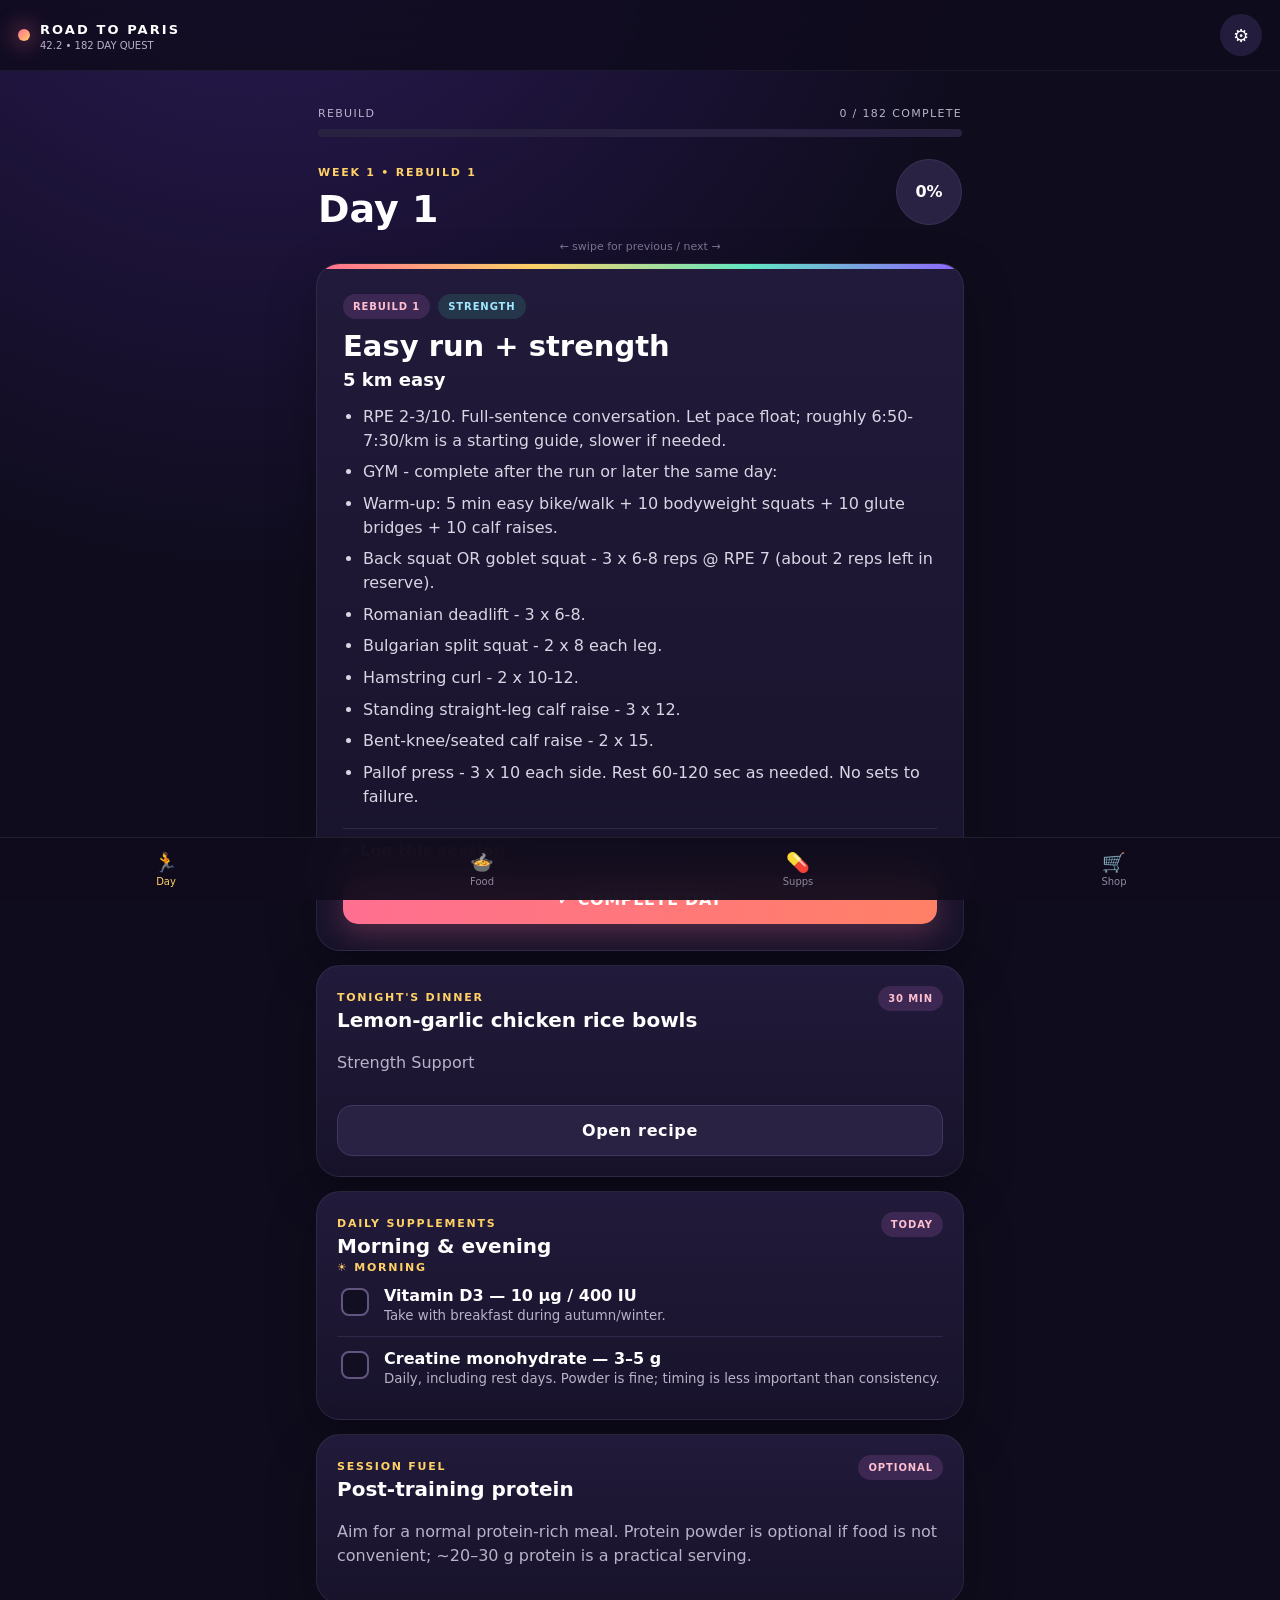
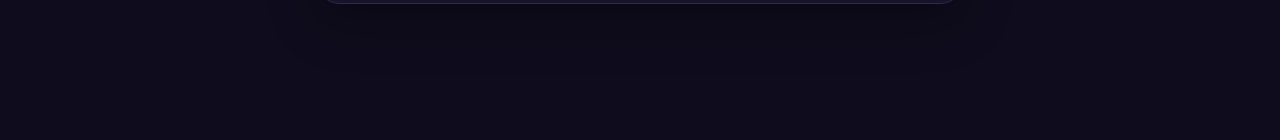
<file: index.html>
<!doctype html>
<html lang="en">
<head>
<meta charset="utf-8" />
<meta name="viewport" content="width=device-width,initial-scale=1,viewport-fit=cover" />
<meta name="theme-color" content="#17122b" />
<meta name="apple-mobile-web-app-capable" content="yes" />
<meta name="apple-mobile-web-app-status-bar-style" content="black-translucent" />
<link rel="manifest" href="manifest.webmanifest" />
<link rel="apple-touch-icon" href="icon-192.png" />
<link rel="stylesheet" href="styles.css" />
<title>Road to Paris 42.2</title>
</head>
<body>
<div id="app">
  <header class="topbar">
    <div class="brand"><span class="brand-dot"></span><div><strong>ROAD TO PARIS</strong><small>42.2 • 182 DAY QUEST</small></div></div>
    <button class="iconbtn" id="settingsBtn" aria-label="Settings">⚙</button>
  </header>

  <main>
    <section id="todayView" class="view active">
      <div class="hero">
        <div class="progress-top"><span id="phaseText">REBUILD</span><span id="progressText">0 / 182</span></div>
        <div class="progress-track"><div id="progressBar" class="progress-bar"></div></div>
        <div class="hero-row"><div><p class="eyebrow" id="weekText">WEEK 1</p><h1 id="dayHeadline">Day 1</h1></div><div class="badge" id="percentBadge">0%</div></div>
      </div>

      <div class="swipe-hint">← swipe for previous / next →</div>
      <article class="day-card" id="dayCard">
        <div class="card-accent"></div>
        <div class="chips"><span class="chip" id="focusChip"></span><span class="chip soft" id="typeChip"></span></div>
        <h2 id="trainTitle"></h2>
        <p class="summary" id="trainSummary"></p>
        <ul id="trainBullets" class="steps"></ul>

        <details class="logbox">
          <summary>Log this session</summary>
          <div class="loggrid">
            <label>Time<input id="logTime" placeholder="e.g. 38:20" /></label>
            <label>Distance<input id="logDistance" placeholder="e.g. 5.1 km" /></label>
            <label>Avg HR<input id="logHr" inputmode="numeric" placeholder="bpm" /></label>
            <label>RPE<input id="logRpe" inputmode="numeric" placeholder="1–10" /></label>
          </div>
          <label>Notes<textarea id="logNotes" rows="3" placeholder="How did it feel?"></textarea></label>
        </details>

        <button id="completeBtn" class="complete-btn">✓ COMPLETE DAY</button>
      </article>

      <article class="mini-card recipe-preview" id="recipePreview">
        <div class="mini-head"><div><span class="kicker">TONIGHT'S DINNER</span><h3 id="recipeTitle"></h3></div><span id="recipeTime" class="timepill"></span></div>
        <p id="recipeRole" class="muted"></p>
        <button id="openRecipe" class="secondary-btn">Open recipe</button>
      </article>

      <article class="mini-card supplements-card">
        <div class="mini-head"><div><span class="kicker">DAILY SUPPLEMENTS</span><h3>Morning & evening</h3></div><span class="timepill">TODAY</span></div>
        <div id="todaySupplements"></div>
      </article>

      <article class="mini-card" id="fuelCard" hidden>
        <div class="mini-head"><div><span class="kicker">SESSION FUEL</span><h3 id="fuelTitle"></h3></div><span class="timepill">OPTIONAL</span></div>
        <p id="fuelText" class="muted"></p>
      </article>
    </section>

    <section id="foodView" class="view">
      <div class="page-head"><p class="eyebrow">FOOD</p><h1>Dinner fuel</h1><p>Four-week rotation matched to the training rhythm.</p></div>
      <div id="foodList" class="stack"></div>
    </section>

    <section id="suppView" class="view">
      <div class="page-head"><p class="eyebrow">SUPPLEMENTS</p><h1>Your routine</h1><p>Tick it off daily. Add your own morning or evening items.</p></div>
      <div class="slot-card"><h3>☀️ Morning</h3><div id="morningList"></div></div>
      <div class="slot-card"><h3>🌙 Evening</h3><div id="eveningList"></div></div>
      <button id="addSuppBtn" class="complete-btn">＋ ADD SUPPLEMENT</button>
      <div class="info-card"><strong>Keep it simple.</strong><p>Vitamin D and daily creatine are the defaults in this plan. Iron is not included by default; deficiency should be established rather than guessed.</p></div>
    </section>

    <section id="shopView" class="view">
      <div class="page-head"><p class="eyebrow">WEEKLY SHOP</p><h1>Basket helper</h1><p>Meal-plan ingredients plus your recurring extras.</p></div>
      <div class="shop-rules"><strong>Agent rule:</strong> compare £/kg, £/L and £/unit; choose sensible own-brand/value variants; use bulk or multibuy only when genuinely cheaper and usable/freezable.</div>
      <div class="segmented" id="shopWeeks"></div>
      <div id="shopList"></div>
      <div class="slot-card"><h3>Always / extra items</h3><div id="extrasList"></div><div class="inline-add"><input id="extraInput" placeholder="Milk, eggs, toilet roll…"/><button id="addExtraBtn">Add</button></div></div>
      <button id="copyShopBtn" class="secondary-btn wide">Copy shopping list</button>
      <p class="tiny">Your extras are stored on this phone. The scheduled ChatGPT shopping agent cannot read this phone-only list automatically; copy/send changes to the chat so its recurring list can be updated too.</p>
    </section>
  </main>

  <nav class="bottomnav">
    <button data-view="todayView" class="active">🏃<span>Day</span></button>
    <button data-view="foodView">🍲<span>Food</span></button>
    <button data-view="suppView">💊<span>Supps</span></button>
    <button data-view="shopView">🛒<span>Shop</span></button>
  </nav>
</div>

<div class="modal" id="recipeModal" aria-hidden="true"><div class="sheet"><button class="close" data-close>×</button><span class="kicker">RECIPE</span><h2 id="modalRecipeTitle"></h2><p id="modalRecipeMeta" class="muted"></p><h4>Ingredients</h4><ul id="modalIngredients" class="steps"></ul><h4>Method</h4><ol id="modalMethod" class="method"></ol></div></div>
<div class="modal" id="suppModal" aria-hidden="true"><div class="sheet"><button class="close" data-close>×</button><span class="kicker">ADD SUPPLEMENT</span><h2>Custom routine</h2><label>Name<input id="newSuppName" placeholder="e.g. Omega-3"/></label><label>Dose<input id="newSuppDose" placeholder="e.g. 1 capsule"/></label><label>When<select id="newSuppSlot"><option value="morning">Morning</option><option value="evening">Evening</option></select></label><label>Note<input id="newSuppNote" placeholder="Optional note"/></label><button id="saveSuppBtn" class="complete-btn">SAVE</button></div></div>
<div class="modal" id="settingsModal" aria-hidden="true"><div class="sheet"><button class="close" data-close>×</button><span class="kicker">SETTINGS</span><h2>Plan controls</h2><label>Current day<input id="jumpDay" type="number" min="1" max="182"/></label><button id="jumpBtn" class="secondary-btn wide">Jump to day</button><button id="resetBtn" class="danger-btn">Reset all progress</button><p class="tiny">Progress, notes, custom supplements and extras are stored locally on this device.</p></div></div>
<div id="toast" class="toast"></div>
<div id="confetti" class="confetti"></div>
<script src="app.js"></script>
</body></html>
</file>
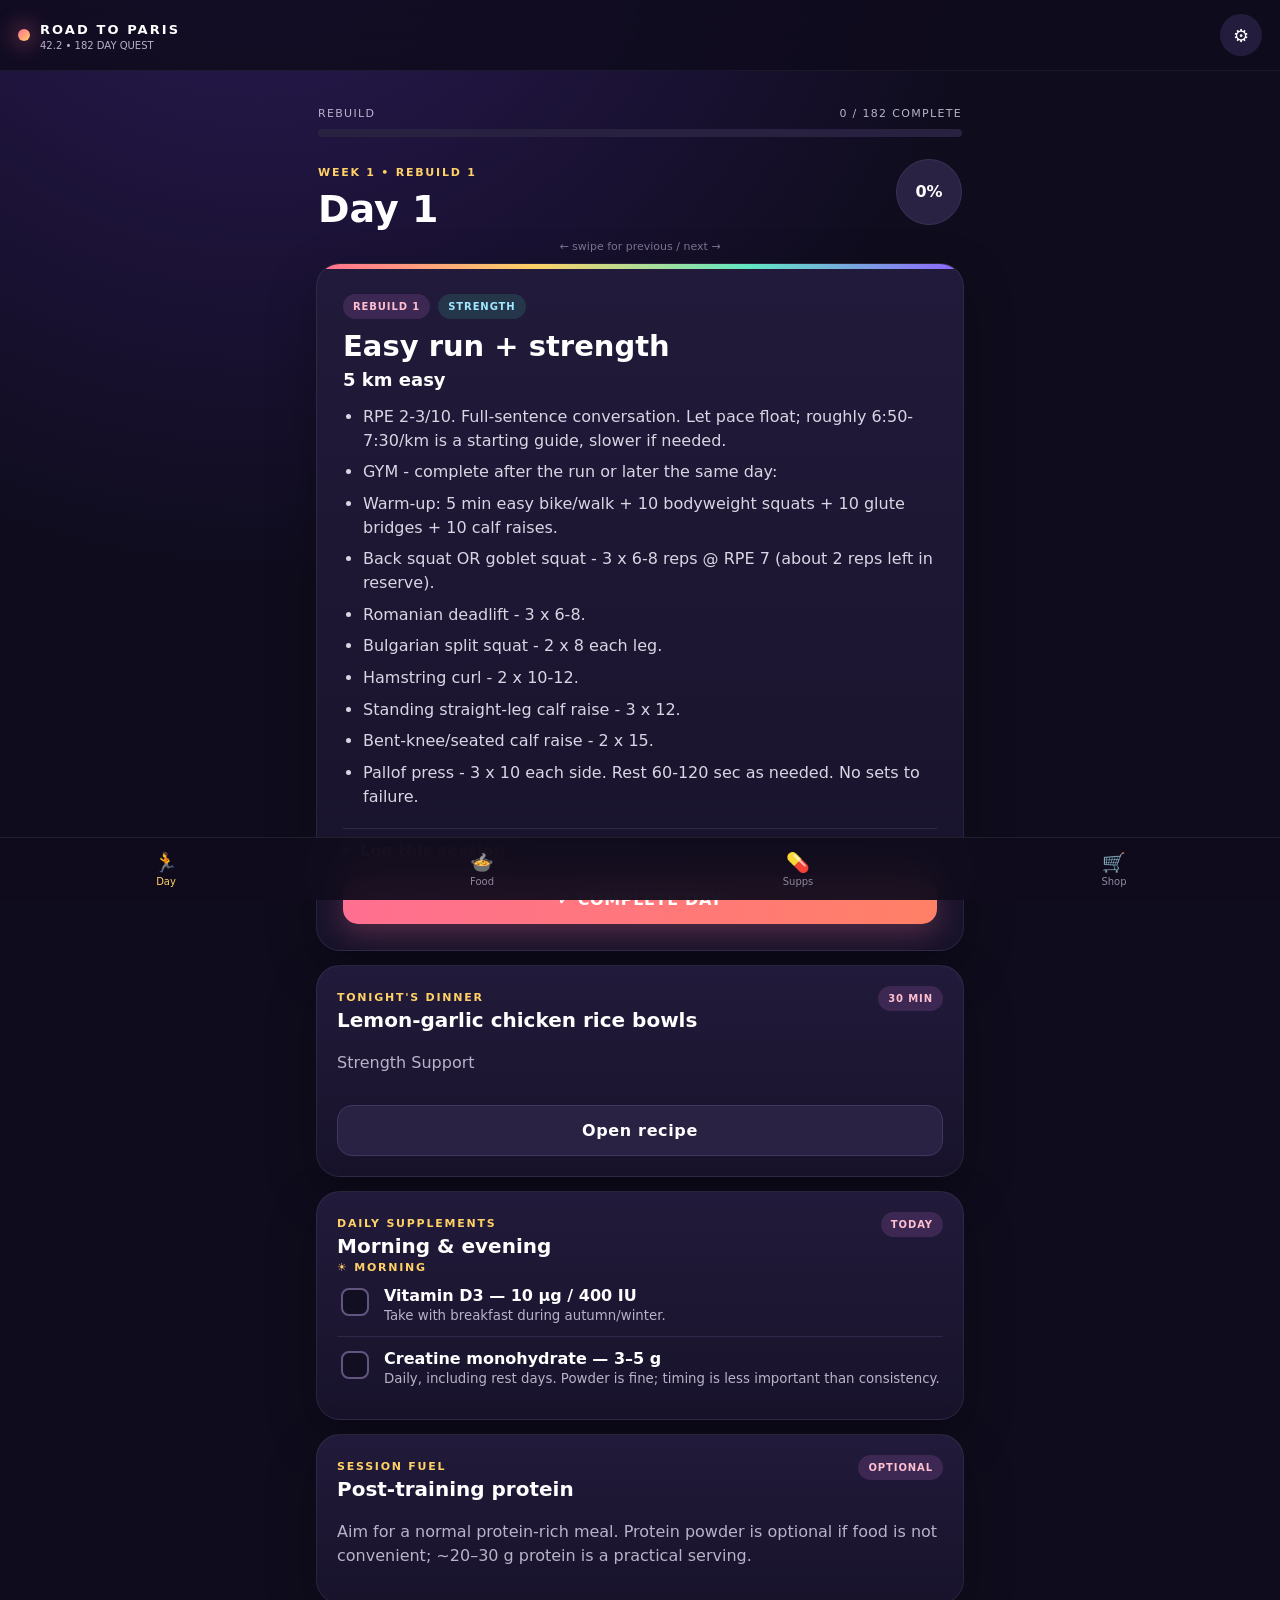
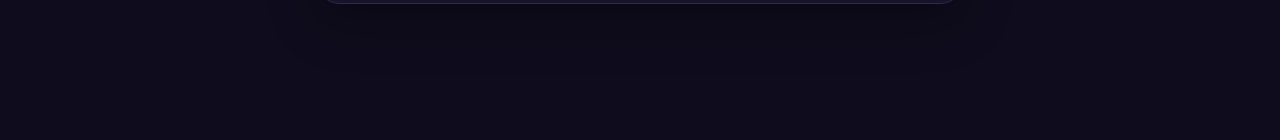
<file: Road_to_Paris_42_2_preview.html>
<!doctype html>
<html lang="en">
<head>
<meta charset="utf-8" />
<meta name="viewport" content="width=device-width,initial-scale=1,viewport-fit=cover" />
<meta name="theme-color" content="#17122b" />
<meta name="apple-mobile-web-app-capable" content="yes" />
<meta name="apple-mobile-web-app-status-bar-style" content="black-translucent" />


<style>:root{--bg:#0f0c1d;--panel:#19142d;--panel2:#211a3a;--text:#fff;--muted:#b9b2c9;--pink:#ff6f91;--coral:#ff8066;--gold:#ffd166;--mint:#61e7c2;--purple:#8f63ff;--line:#31294a;--shadow:0 18px 50px rgba(0,0,0,.28)}*{box-sizing:border-box}html,body{margin:0;background:radial-gradient(circle at 20% -10%,#2c1b58 0,transparent 35%),var(--bg);color:var(--text);font-family:Inter,ui-sans-serif,system-ui,-apple-system,BlinkMacSystemFont,"Segoe UI",sans-serif;min-height:100%}body{padding-bottom:92px}.topbar{position:sticky;top:0;z-index:20;display:flex;justify-content:space-between;align-items:center;padding:14px 18px;background:rgba(15,12,29,.82);backdrop-filter:blur(18px);border-bottom:1px solid rgba(255,255,255,.05)}.brand{display:flex;gap:10px;align-items:center}.brand strong{font-size:13px;letter-spacing:.16em}.brand small{display:block;color:var(--muted);font-size:10px;margin-top:2px}.brand-dot{width:12px;height:12px;border-radius:50%;background:linear-gradient(135deg,var(--pink),var(--gold));box-shadow:0 0 22px var(--pink)}button{font:inherit}.iconbtn{border:0;background:#241c3d;color:#fff;width:42px;height:42px;border-radius:50%;font-size:18px}.view{display:none;max-width:680px;margin:0 auto;padding:14px 16px 30px}.view.active{display:block}.hero{padding:16px 2px 8px}.progress-top,.hero-row{display:flex;justify-content:space-between;align-items:center}.progress-top{font-size:11px;letter-spacing:.12em;color:var(--muted)}.progress-track{height:8px;border-radius:999px;background:#28213f;margin:9px 0 18px;overflow:hidden}.progress-bar{height:100%;width:0;background:linear-gradient(90deg,var(--pink),var(--gold),var(--mint));border-radius:999px;transition:width .5s}.eyebrow,.kicker{font-size:11px;letter-spacing:.16em;text-transform:uppercase;color:var(--gold);font-weight:800}.hero h1,.page-head h1{font-size:38px;margin:3px 0 0;line-height:1}.badge{width:66px;height:66px;border-radius:50%;display:grid;place-items:center;background:conic-gradient(var(--mint) 0deg,#2a2243 0deg);border:1px solid #3b3158;font-weight:800}.swipe-hint{text-align:center;color:#7d7690;font-size:11px;margin:4px 0 10px}.day-card,.mini-card,.slot-card,.info-card{position:relative;background:linear-gradient(180deg,#211a3a,#18132b);border:1px solid rgba(255,255,255,.07);box-shadow:var(--shadow);border-radius:24px;padding:20px;margin-bottom:14px;overflow:hidden}.card-accent{position:absolute;left:0;top:0;width:100%;height:5px;background:linear-gradient(90deg,var(--pink),var(--gold),var(--mint),var(--purple))}.chips{display:flex;gap:8px;flex-wrap:wrap;margin:4px 0 13px}.chip,.timepill{font-size:10px;font-weight:800;letter-spacing:.09em;text-transform:uppercase;border-radius:999px;padding:7px 10px;background:#3c2852;color:#ffbfd0}.chip.soft{background:#26364a;color:#9fe8ff}.day-card h2{font-size:29px;line-height:1.03;margin:0 0 7px}.summary{font-size:18px;color:#fff;margin:0 0 15px;font-weight:700}.steps{padding-left:20px;margin:0}.steps li{color:#dad5e4;line-height:1.48;margin:8px 0}.logbox{border-top:1px solid var(--line);margin-top:20px;padding-top:12px}.logbox summary{cursor:pointer;color:var(--gold);font-weight:750}.loggrid{display:grid;grid-template-columns:1fr 1fr;gap:10px;margin-top:12px}label{display:block;color:var(--muted);font-size:12px;margin:10px 0}input,textarea,select{width:100%;margin-top:6px;border-radius:13px;border:1px solid #3a3155;background:#120f22;color:#fff;padding:12px;font-size:14px;outline:none}input:focus,textarea:focus,select:focus{border-color:var(--purple)}.complete-btn,.secondary-btn,.danger-btn{width:100%;border:0;border-radius:15px;padding:15px 16px;font-weight:900;letter-spacing:.04em;margin-top:15px}.complete-btn{background:linear-gradient(90deg,var(--pink),var(--coral));color:#fff;box-shadow:0 10px 28px rgba(255,111,145,.25)}.complete-btn.done{background:linear-gradient(90deg,#2c9b7c,var(--mint));color:#0b241e}.secondary-btn{background:#2a2243;color:#fff;border:1px solid #42375f}.danger-btn{background:#3a1c2d;color:#ff9fb2}.mini-head{display:flex;justify-content:space-between;align-items:flex-start;gap:12px}.mini-card h3,.slot-card h3{font-size:20px;margin:3px 0}.muted{color:var(--muted);line-height:1.45}.page-head{padding:12px 2px 18px}.page-head p{color:var(--muted)}.stack{display:grid;gap:12px}.food-item{background:#1b1530;border:1px solid var(--line);border-radius:18px;padding:16px}.food-item .top{display:flex;justify-content:space-between;gap:10px}.food-item h3{margin:2px 0;font-size:18px}.supp-row{display:flex;gap:12px;align-items:flex-start;padding:12px 0;border-bottom:1px solid var(--line)}.supp-row:last-child{border-bottom:0}.supp-check{appearance:none;width:24px;height:24px;border:2px solid #625681;border-radius:8px;flex:0 0 auto;margin-top:2px}.supp-check:checked{background:var(--mint);border-color:var(--mint);box-shadow:inset 0 0 0 5px #17392f}.supp-main{flex:1}.supp-main strong{display:block}.supp-main small{color:var(--muted)}.supp-delete{border:0;background:transparent;color:#ff8ba3;font-size:16px}.info-card{background:linear-gradient(145deg,#18382f,#17142b);color:#dffaf2}.segmented{display:flex;gap:8px;overflow:auto;margin-bottom:12px;padding-bottom:4px}.segmented button{white-space:nowrap;border:1px solid var(--line);background:#18132a;color:var(--muted);border-radius:999px;padding:9px 13px}.segmented button.active{background:#3d2e59;color:#fff;border-color:#7256a5}.shop-rules{background:#261b3a;border-left:4px solid var(--gold);padding:14px;border-radius:14px;margin-bottom:14px;color:#ddd5e8;line-height:1.45}.shop-cat{background:#19142d;border:1px solid var(--line);border-radius:18px;padding:15px;margin-bottom:10px}.shop-cat h4{margin:0 0 10px;color:var(--gold)}.shop-item{display:flex;gap:10px;align-items:flex-start;margin:8px 0;color:#ddd8e7}.shop-item input{width:20px;height:20px;margin:0}.inline-add{display:flex;gap:8px}.inline-add input{margin:0}.inline-add button{border:0;border-radius:12px;padding:0 16px;background:var(--purple);color:#fff;font-weight:800}.wide{width:100%}.tiny{font-size:11px;color:#8e879e;line-height:1.4}.bottomnav{position:fixed;bottom:0;left:0;right:0;z-index:30;display:grid;grid-template-columns:repeat(4,1fr);background:rgba(16,12,29,.94);backdrop-filter:blur(18px);border-top:1px solid rgba(255,255,255,.08);padding:8px max(8px,env(safe-area-inset-right)) calc(8px + env(safe-area-inset-bottom)) max(8px,env(safe-area-inset-left))}.bottomnav button{border:0;background:transparent;color:#8f879f;font-size:19px;padding:5px}.bottomnav span{display:block;font-size:10px;margin-top:2px}.bottomnav button.active{color:var(--gold)}.modal{display:none;position:fixed;z-index:100;inset:0;background:rgba(5,4,12,.72);align-items:flex-end}.modal.open{display:flex}.sheet{width:100%;max-height:88vh;overflow:auto;background:#1b1530;border-radius:26px 26px 0 0;padding:26px 20px calc(26px + env(safe-area-inset-bottom));border-top:1px solid #43395f;box-shadow:0 -20px 60px rgba(0,0,0,.45)}.sheet h2{font-size:28px;margin:4px 0 8px}.sheet h4{color:var(--gold);margin:24px 0 6px}.close{float:right;border:0;width:38px;height:38px;border-radius:50%;background:#2c2442;color:#fff;font-size:23px}.method{padding-left:24px}.method li{margin:10px 0;color:#ddd6e8;line-height:1.45}.toast{position:fixed;left:50%;bottom:100px;transform:translateX(-50%) translateY(20px);background:#fff;color:#191325;padding:11px 16px;border-radius:999px;font-weight:800;opacity:0;pointer-events:none;transition:.25s;z-index:200}.toast.show{opacity:1;transform:translateX(-50%) translateY(0)}.confetti{pointer-events:none;position:fixed;inset:0;z-index:150;overflow:hidden}.confetti i{position:absolute;width:8px;height:14px;top:-20px;border-radius:2px;animation:fall 1.1s linear forwards}@keyframes fall{to{transform:translateY(110vh) rotate(760deg);opacity:.2}}@media(min-width:700px){.sheet{max-width:640px;left:50%;position:relative;transform:translateX(-50%);border-radius:26px;margin-bottom:30px}.modal{align-items:flex-end}.day-card{padding:26px}.view{padding-top:20px}}</style>
<title>Road to Paris 42.2</title>
</head>
<body>
<div id="app">
  <header class="topbar">
    <div class="brand"><span class="brand-dot"></span><div><strong>ROAD TO PARIS</strong><small>42.2 • 182 DAY QUEST</small></div></div>
    <button class="iconbtn" id="settingsBtn" aria-label="Settings">⚙</button>
  </header>

  <main>
    <section id="todayView" class="view active">
      <div class="hero">
        <div class="progress-top"><span id="phaseText">REBUILD</span><span id="progressText">0 / 182</span></div>
        <div class="progress-track"><div id="progressBar" class="progress-bar"></div></div>
        <div class="hero-row"><div><p class="eyebrow" id="weekText">WEEK 1</p><h1 id="dayHeadline">Day 1</h1></div><div class="badge" id="percentBadge">0%</div></div>
      </div>

      <div class="swipe-hint">← swipe for previous / next →</div>
      <article class="day-card" id="dayCard">
        <div class="card-accent"></div>
        <div class="chips"><span class="chip" id="focusChip"></span><span class="chip soft" id="typeChip"></span></div>
        <h2 id="trainTitle"></h2>
        <p class="summary" id="trainSummary"></p>
        <ul id="trainBullets" class="steps"></ul>

        <details class="logbox">
          <summary>Log this session</summary>
          <div class="loggrid">
            <label>Time<input id="logTime" placeholder="e.g. 38:20" /></label>
            <label>Distance<input id="logDistance" placeholder="e.g. 5.1 km" /></label>
            <label>Avg HR<input id="logHr" inputmode="numeric" placeholder="bpm" /></label>
            <label>RPE<input id="logRpe" inputmode="numeric" placeholder="1–10" /></label>
          </div>
          <label>Notes<textarea id="logNotes" rows="3" placeholder="How did it feel?"></textarea></label>
        </details>

        <button id="completeBtn" class="complete-btn">✓ COMPLETE DAY</button>
      </article>

      <article class="mini-card recipe-preview" id="recipePreview">
        <div class="mini-head"><div><span class="kicker">TONIGHT'S DINNER</span><h3 id="recipeTitle"></h3></div><span id="recipeTime" class="timepill"></span></div>
        <p id="recipeRole" class="muted"></p>
        <button id="openRecipe" class="secondary-btn">Open recipe</button>
      </article>

      <article class="mini-card supplements-card">
        <div class="mini-head"><div><span class="kicker">DAILY SUPPLEMENTS</span><h3>Morning & evening</h3></div><span class="timepill">TODAY</span></div>
        <div id="todaySupplements"></div>
      </article>

      <article class="mini-card" id="fuelCard" hidden>
        <div class="mini-head"><div><span class="kicker">SESSION FUEL</span><h3 id="fuelTitle"></h3></div><span class="timepill">OPTIONAL</span></div>
        <p id="fuelText" class="muted"></p>
      </article>
    </section>

    <section id="foodView" class="view">
      <div class="page-head"><p class="eyebrow">FOOD</p><h1>Dinner fuel</h1><p>Four-week rotation matched to the training rhythm.</p></div>
      <div id="foodList" class="stack"></div>
    </section>

    <section id="suppView" class="view">
      <div class="page-head"><p class="eyebrow">SUPPLEMENTS</p><h1>Your routine</h1><p>Tick it off daily. Add your own morning or evening items.</p></div>
      <div class="slot-card"><h3>☀️ Morning</h3><div id="morningList"></div></div>
      <div class="slot-card"><h3>🌙 Evening</h3><div id="eveningList"></div></div>
      <button id="addSuppBtn" class="complete-btn">＋ ADD SUPPLEMENT</button>
      <div class="info-card"><strong>Keep it simple.</strong><p>Vitamin D and daily creatine are the defaults in this plan. Iron is not included by default; deficiency should be established rather than guessed.</p></div>
    </section>

    <section id="shopView" class="view">
      <div class="page-head"><p class="eyebrow">WEEKLY SHOP</p><h1>Basket helper</h1><p>Meal-plan ingredients plus your recurring extras.</p></div>
      <div class="shop-rules"><strong>Agent rule:</strong> compare £/kg, £/L and £/unit; choose sensible own-brand/value variants; use bulk or multibuy only when genuinely cheaper and usable/freezable.</div>
      <div class="segmented" id="shopWeeks"></div>
      <div id="shopList"></div>
      <div class="slot-card"><h3>Always / extra items</h3><div id="extrasList"></div><div class="inline-add"><input id="extraInput" placeholder="Milk, eggs, toilet roll…"/><button id="addExtraBtn">Add</button></div></div>
      <button id="copyShopBtn" class="secondary-btn wide">Copy shopping list</button>
      <p class="tiny">Your extras are stored on this phone. The scheduled ChatGPT shopping agent cannot read this phone-only list automatically; copy/send changes to the chat so its recurring list can be updated too.</p>
    </section>
  </main>

  <nav class="bottomnav">
    <button data-view="todayView" class="active">🏃<span>Day</span></button>
    <button data-view="foodView">🍲<span>Food</span></button>
    <button data-view="suppView">💊<span>Supps</span></button>
    <button data-view="shopView">🛒<span>Shop</span></button>
  </nav>
</div>

<div class="modal" id="recipeModal" aria-hidden="true"><div class="sheet"><button class="close" data-close>×</button><span class="kicker">RECIPE</span><h2 id="modalRecipeTitle"></h2><p id="modalRecipeMeta" class="muted"></p><h4>Ingredients</h4><ul id="modalIngredients" class="steps"></ul><h4>Method</h4><ol id="modalMethod" class="method"></ol></div></div>
<div class="modal" id="suppModal" aria-hidden="true"><div class="sheet"><button class="close" data-close>×</button><span class="kicker">ADD SUPPLEMENT</span><h2>Custom routine</h2><label>Name<input id="newSuppName" placeholder="e.g. Omega-3"/></label><label>Dose<input id="newSuppDose" placeholder="e.g. 1 capsule"/></label><label>When<select id="newSuppSlot"><option value="morning">Morning</option><option value="evening">Evening</option></select></label><label>Note<input id="newSuppNote" placeholder="Optional note"/></label><button id="saveSuppBtn" class="complete-btn">SAVE</button></div></div>
<div class="modal" id="settingsModal" aria-hidden="true"><div class="sheet"><button class="close" data-close>×</button><span class="kicker">SETTINGS</span><h2>Plan controls</h2><label>Current day<input id="jumpDay" type="number" min="1" max="182"/></label><button id="jumpBtn" class="secondary-btn wide">Jump to day</button><button id="resetBtn" class="danger-btn">Reset all progress</button><p class="tiny">Progress, notes, custom supplements and extras are stored locally on this device.</p></div></div>
<div id="toast" class="toast"></div>
<div id="confetti" class="confetti"></div>
<script>window.__INLINE_DATA__={"training": [{"day": 1, "week": 1, "title": "Easy run + strength", "summary": "5 km easy", "bullets": ["RPE 2-3/10. Full-sentence conversation. Let pace float; roughly 6:50-7:30/km is a starting guide, slower if needed.", "GYM - complete after the run or later the same day:", "Warm-up: 5 min easy bike/walk + 10 bodyweight squats + 10 glute bridges + 10 calf raises.", "Back squat OR goblet squat - 3 x 6-8 reps @ RPE 7 (about 2 reps left in reserve).", "Romanian deadlift - 3 x 6-8.", "Bulgarian split squat - 2 x 8 each leg.", "Hamstring curl - 2 x 10-12.", "Standing straight-leg calf raise - 3 x 12.", "Bent-knee/seated calf raise - 2 x 15.", "Pallof press - 3 x 10 each side. Rest 60-120 sec as needed. No sets to failure."], "focus": "Rebuild 1", "longRun": "7 km easy long run", "strengthPlan": "2 sessions"}, {"day": 2, "week": 1, "title": "Rest", "summary": "Full rest", "bullets": ["Full rest. Normal daily walking is fine.", "Optional: 5-10 min gentle mobility only if it feels good."], "focus": "Rebuild 1", "longRun": "7 km easy long run", "strengthPlan": "2 sessions"}, {"day": 3, "week": 1, "title": "Key run", "summary": "4 km easy + 4 x 20 sec strides", "bullets": ["RPE 2-3/10. Full-sentence conversation. Let pace float; roughly 6:50-7:30/km is a starting guide, slower if needed.", "Strides: accelerate smoothly for 20 sec to fast-but-relaxed (~85-90%), then 60-90 sec walk/jog. Never sprint."], "focus": "Rebuild 1", "longRun": "7 km easy long run", "strengthPlan": "2 sessions"}, {"day": 4, "week": 1, "title": "Gym / maintenance", "summary": "Running-support session", "bullets": ["Warm-up: 5 min easy cardio + hip/ankle mobility.", "Step-ups - 3 x 8 each leg.", "Single-leg Romanian deadlift - 2 x 8 each leg.", "Hip thrust - 3 x 8-10.", "Tibialis raises - 2 x 15-20.", "Seated row or lat pulldown - 3 x 8-12.", "Push-ups or dumbbell bench press - 3 x 8-12.", "Dead bug - 3 x 8 each side + farmer carry 3 x 30-40 m. Keep this lighter than Gym A."], "focus": "Rebuild 1", "longRun": "7 km easy long run", "strengthPlan": "2 sessions"}, {"day": 5, "week": 1, "title": "Rest", "summary": "Full rest", "bullets": ["Full rest. Normal daily walking is fine.", "Optional: 5-10 min gentle mobility only if it feels good."], "focus": "Rebuild 1", "longRun": "7 km easy long run", "strengthPlan": "2 sessions"}, {"day": 6, "week": 1, "title": "Optional mobility / walk", "summary": "No run today", "bullets": ["No running. Keep this as recovery.", "Optional 20-40 min easy walk and 10 min gentle mobility only.", "If the legs feel tired, do nothing beyond normal daily activity."], "focus": "Rebuild 1", "longRun": "7 km easy long run", "strengthPlan": "2 sessions"}, {"day": 7, "week": 1, "title": "Long run", "summary": "7 km easy long run", "bullets": ["RPE 2-3/10. Full-sentence conversation. Let pace float; roughly 6:50-7:30/km is a starting guide, slower if needed."], "focus": "Rebuild 1", "longRun": "7 km easy long run", "strengthPlan": "2 sessions"}, {"day": 8, "week": 2, "title": "Easy run + strength", "summary": "5 km easy", "bullets": ["RPE 2-3/10. Full-sentence conversation. Let pace float; roughly 6:50-7:30/km is a starting guide, slower if needed.", "GYM - complete after the run or later the same day:", "Warm-up: 5 min easy bike/walk + 10 bodyweight squats + 10 glute bridges + 10 calf raises.", "Back squat OR goblet squat - 3 x 6-8 reps @ RPE 7 (about 2 reps left in reserve).", "Romanian deadlift - 3 x 6-8.", "Bulgarian split squat - 2 x 8 each leg.", "Hamstring curl - 2 x 10-12.", "Standing straight-leg calf raise - 3 x 12.", "Bent-knee/seated calf raise - 2 x 15.", "Pallof press - 3 x 10 each side. Rest 60-120 sec as needed. No sets to failure."], "focus": "Rebuild 2", "longRun": "8 km easy long run", "strengthPlan": "2 sessions"}, {"day": 9, "week": 2, "title": "Rest", "summary": "Full rest", "bullets": ["Full rest. Normal daily walking is fine.", "Optional: 5-10 min gentle mobility only if it feels good."], "focus": "Rebuild 2", "longRun": "8 km easy long run", "strengthPlan": "2 sessions"}, {"day": 10, "week": 2, "title": "Key run", "summary": "5 km easy + 4 x 20 sec strides", "bullets": ["RPE 2-3/10. Full-sentence conversation. Let pace float; roughly 6:50-7:30/km is a starting guide, slower if needed.", "Strides: accelerate smoothly for 20 sec to fast-but-relaxed (~85-90%), then 60-90 sec walk/jog. Never sprint."], "focus": "Rebuild 2", "longRun": "8 km easy long run", "strengthPlan": "2 sessions"}, {"day": 11, "week": 2, "title": "Gym / maintenance", "summary": "Running-support session", "bullets": ["Warm-up: 5 min easy cardio + hip/ankle mobility.", "Step-ups - 3 x 8 each leg.", "Single-leg Romanian deadlift - 2 x 8 each leg.", "Hip thrust - 3 x 8-10.", "Tibialis raises - 2 x 15-20.", "Seated row or lat pulldown - 3 x 8-12.", "Push-ups or dumbbell bench press - 3 x 8-12.", "Dead bug - 3 x 8 each side + farmer carry 3 x 30-40 m. Keep this lighter than Gym A."], "focus": "Rebuild 2", "longRun": "8 km easy long run", "strengthPlan": "2 sessions"}, {"day": 12, "week": 2, "title": "Rest", "summary": "Full rest", "bullets": ["Full rest. Normal daily walking is fine.", "Optional: 5-10 min gentle mobility only if it feels good."], "focus": "Rebuild 2", "longRun": "8 km easy long run", "strengthPlan": "2 sessions"}, {"day": 13, "week": 2, "title": "Optional mobility / walk", "summary": "No run today", "bullets": ["No running. Keep this as recovery.", "Optional 20-40 min easy walk and 10 min gentle mobility only.", "If the legs feel tired, do nothing beyond normal daily activity."], "focus": "Rebuild 2", "longRun": "8 km easy long run", "strengthPlan": "2 sessions"}, {"day": 14, "week": 2, "title": "Long run", "summary": "8 km easy long run", "bullets": ["RPE 2-3/10. Full-sentence conversation. Let pace float; roughly 6:50-7:30/km is a starting guide, slower if needed."], "focus": "Rebuild 2", "longRun": "8 km easy long run", "strengthPlan": "2 sessions"}, {"day": 15, "week": 3, "title": "Easy run + strength", "summary": "5 km easy", "bullets": ["RPE 2-3/10. Full-sentence conversation. Let pace float; roughly 6:50-7:30/km is a starting guide, slower if needed.", "GYM - complete after the run or later the same day:", "Warm-up: 5 min easy bike/walk + 10 bodyweight squats + 10 glute bridges + 10 calf raises.", "Back squat OR goblet squat - 3 x 6-8 reps @ RPE 7 (about 2 reps left in reserve).", "Romanian deadlift - 3 x 6-8.", "Bulgarian split squat - 2 x 8 each leg.", "Hamstring curl - 2 x 10-12.", "Standing straight-leg calf raise - 3 x 12.", "Bent-knee/seated calf raise - 2 x 15.", "Pallof press - 3 x 10 each side. Rest 60-120 sec as needed. No sets to failure."], "focus": "Rebuild 3", "longRun": "9 km easy long run", "strengthPlan": "2 sessions"}, {"day": 16, "week": 3, "title": "Rest", "summary": "Full rest", "bullets": ["Full rest. Normal daily walking is fine.", "Optional: 5-10 min gentle mobility only if it feels good."], "focus": "Rebuild 3", "longRun": "9 km easy long run", "strengthPlan": "2 sessions"}, {"day": 17, "week": 3, "title": "Key run", "summary": "6 km easy + 6 x 20 sec strides", "bullets": ["RPE 2-3/10. Full-sentence conversation. Let pace float; roughly 6:50-7:30/km is a starting guide, slower if needed.", "Strides: accelerate smoothly for 20 sec to fast-but-relaxed (~85-90%), then 60-90 sec walk/jog. Never sprint."], "focus": "Rebuild 3", "longRun": "9 km easy long run", "strengthPlan": "2 sessions"}, {"day": 18, "week": 3, "title": "Gym / maintenance", "summary": "Running-support session", "bullets": ["Warm-up: 5 min easy cardio + hip/ankle mobility.", "Step-ups - 3 x 8 each leg.", "Single-leg Romanian deadlift - 2 x 8 each leg.", "Hip thrust - 3 x 8-10.", "Tibialis raises - 2 x 15-20.", "Seated row or lat pulldown - 3 x 8-12.", "Push-ups or dumbbell bench press - 3 x 8-12.", "Dead bug - 3 x 8 each side + farmer carry 3 x 30-40 m. Keep this lighter than Gym A."], "focus": "Rebuild 3", "longRun": "9 km easy long run", "strengthPlan": "2 sessions"}, {"day": 19, "week": 3, "title": "Rest", "summary": "Full rest", "bullets": ["Full rest. Normal daily walking is fine.", "Optional: 5-10 min gentle mobility only if it feels good."], "focus": "Rebuild 3", "longRun": "9 km easy long run", "strengthPlan": "2 sessions"}, {"day": 20, "week": 3, "title": "Optional mobility / walk", "summary": "No run today", "bullets": ["No running. Keep this as recovery.", "Optional 20-40 min easy walk and 10 min gentle mobility only.", "If the legs feel tired, do nothing beyond normal daily activity."], "focus": "Rebuild 3", "longRun": "9 km easy long run", "strengthPlan": "2 sessions"}, {"day": 21, "week": 3, "title": "Long run", "summary": "9 km easy long run", "bullets": ["RPE 2-3/10. Full-sentence conversation. Let pace float; roughly 6:50-7:30/km is a starting guide, slower if needed."], "focus": "Rebuild 3", "longRun": "9 km easy long run", "strengthPlan": "2 sessions"}, {"day": 22, "week": 4, "title": "Easy run + strength", "summary": "5 km easy", "bullets": ["RPE 2-3/10. Full-sentence conversation. Let pace float; roughly 6:50-7:30/km is a starting guide, slower if needed.", "GYM - complete after the run or later the same day:", "Warm-up: 5 min easy bike/walk + 10 bodyweight squats + 10 glute bridges + 10 calf raises.", "Back squat OR goblet squat - 3 x 6-8 reps @ RPE 7 (about 2 reps left in reserve).", "Romanian deadlift - 3 x 6-8.", "Bulgarian split squat - 2 x 8 each leg.", "Hamstring curl - 2 x 10-12.", "Standing straight-leg calf raise - 3 x 12.", "Bent-knee/seated calf raise - 2 x 15.", "Pallof press - 3 x 10 each side. Rest 60-120 sec as needed. No sets to failure."], "focus": "Cutback", "longRun": "7 km easy long run", "strengthPlan": "2 sessions"}, {"day": 23, "week": 4, "title": "Rest", "summary": "Full rest", "bullets": ["Full rest. Normal daily walking is fine.", "Optional: 5-10 min gentle mobility only if it feels good."], "focus": "Cutback", "longRun": "7 km easy long run", "strengthPlan": "2 sessions"}, {"day": 24, "week": 4, "title": "Key run", "summary": "5 km easy + 4 x 20 sec strides", "bullets": ["RPE 2-3/10. Full-sentence conversation. Let pace float; roughly 6:50-7:30/km is a starting guide, slower if needed.", "Strides: accelerate smoothly for 20 sec to fast-but-relaxed (~85-90%), then 60-90 sec walk/jog. Never sprint."], "focus": "Cutback", "longRun": "7 km easy long run", "strengthPlan": "2 sessions"}, {"day": 25, "week": 4, "title": "Gym / maintenance", "summary": "Running-support session", "bullets": ["Warm-up: 5 min easy cardio + hip/ankle mobility.", "Step-ups - 3 x 8 each leg.", "Single-leg Romanian deadlift - 2 x 8 each leg.", "Hip thrust - 3 x 8-10.", "Tibialis raises - 2 x 15-20.", "Seated row or lat pulldown - 3 x 8-12.", "Push-ups or dumbbell bench press - 3 x 8-12.", "Dead bug - 3 x 8 each side + farmer carry 3 x 30-40 m. Keep this lighter than Gym A."], "focus": "Cutback", "longRun": "7 km easy long run", "strengthPlan": "2 sessions"}, {"day": 26, "week": 4, "title": "Rest", "summary": "Full rest", "bullets": ["Full rest. Normal daily walking is fine.", "Optional: 5-10 min gentle mobility only if it feels good."], "focus": "Cutback", "longRun": "7 km easy long run", "strengthPlan": "2 sessions"}, {"day": 27, "week": 4, "title": "Optional mobility / walk", "summary": "No run today", "bullets": ["No running. Keep this as recovery.", "Optional 20-40 min easy walk and 10 min gentle mobility only.", "If the legs feel tired, do nothing beyond normal daily activity."], "focus": "Cutback", "longRun": "7 km easy long run", "strengthPlan": "2 sessions"}, {"day": 28, "week": 4, "title": "Long run", "summary": "7 km easy long run", "bullets": ["RPE 2-3/10. Full-sentence conversation. Let pace float; roughly 6:50-7:30/km is a starting guide, slower if needed."], "focus": "Cutback", "longRun": "7 km easy long run", "strengthPlan": "2 sessions"}, {"day": 29, "week": 5, "title": "Easy run + strength", "summary": "5 km easy", "bullets": ["RPE 2-3/10. Full-sentence conversation. Let pace float; roughly 6:50-7:30/km is a starting guide, slower if needed.", "GYM - complete after the run or later the same day:", "Warm-up: 5 min easy bike/walk + 10 bodyweight squats + 10 glute bridges + 10 calf raises.", "Back squat OR goblet squat - 3 x 6-8 reps @ RPE 7 (about 2 reps left in reserve).", "Romanian deadlift - 3 x 6-8.", "Bulgarian split squat - 2 x 8 each leg.", "Hamstring curl - 2 x 10-12.", "Standing straight-leg calf raise - 3 x 12.", "Bent-knee/seated calf raise - 2 x 15.", "Pallof press - 3 x 10 each side. Rest 60-120 sec as needed. No sets to failure."], "focus": "Add fourth run", "longRun": "10 km easy long run", "strengthPlan": "2 sessions"}, {"day": 30, "week": 5, "title": "Rest", "summary": "Full rest", "bullets": ["Full rest. Normal daily walking is fine.", "Optional: 5-10 min gentle mobility only if it feels good."], "focus": "Add fourth run", "longRun": "10 km easy long run", "strengthPlan": "2 sessions"}, {"day": 31, "week": 5, "title": "Key run", "summary": "4 km easy + 6 x 20 sec strides", "bullets": ["RPE 2-3/10. Full-sentence conversation. Let pace float; roughly 6:50-7:30/km is a starting guide, slower if needed.", "Strides: accelerate smoothly for 20 sec to fast-but-relaxed (~85-90%), then 60-90 sec walk/jog. Never sprint."], "focus": "Add fourth run", "longRun": "10 km easy long run", "strengthPlan": "2 sessions"}, {"day": 32, "week": 5, "title": "Gym / maintenance", "summary": "Running-support session", "bullets": ["Warm-up: 5 min easy cardio + hip/ankle mobility.", "Step-ups - 3 x 8 each leg.", "Single-leg Romanian deadlift - 2 x 8 each leg.", "Hip thrust - 3 x 8-10.", "Tibialis raises - 2 x 15-20.", "Seated row or lat pulldown - 3 x 8-12.", "Push-ups or dumbbell bench press - 3 x 8-12.", "Dead bug - 3 x 8 each side + farmer carry 3 x 30-40 m. Keep this lighter than Gym A."], "focus": "Add fourth run", "longRun": "10 km easy long run", "strengthPlan": "2 sessions"}, {"day": 33, "week": 5, "title": "Rest", "summary": "Full rest", "bullets": ["Full rest. Normal daily walking is fine.", "Optional: 5-10 min gentle mobility only if it feels good."], "focus": "Add fourth run", "longRun": "10 km easy long run", "strengthPlan": "2 sessions"}, {"day": 34, "week": 5, "title": "Easy / recovery run", "summary": "3 km recovery", "bullets": ["RPE 2/10. Very relaxed; ignore pace. Finish fresher than you started."], "focus": "Add fourth run", "longRun": "10 km easy long run", "strengthPlan": "2 sessions"}, {"day": 35, "week": 5, "title": "Long run", "summary": "10 km easy long run", "bullets": ["RPE 2-3/10. Full-sentence conversation. Let pace float; roughly 6:50-7:30/km is a starting guide, slower if needed."], "focus": "Add fourth run", "longRun": "10 km easy long run", "strengthPlan": "2 sessions"}, {"day": 36, "week": 6, "title": "Easy run + strength", "summary": "5 km easy", "bullets": ["RPE 2-3/10. Full-sentence conversation. Let pace float; roughly 6:50-7:30/km is a starting guide, slower if needed.", "GYM - complete after the run or later the same day:", "Warm-up: 5 min easy bike/walk + 10 bodyweight squats + 10 glute bridges + 10 calf raises.", "Back squat OR goblet squat - 3 x 6-8 reps @ RPE 7 (about 2 reps left in reserve).", "Romanian deadlift - 3 x 6-8.", "Bulgarian split squat - 2 x 8 each leg.", "Hamstring curl - 2 x 10-12.", "Standing straight-leg calf raise - 3 x 12.", "Bent-knee/seated calf raise - 2 x 15.", "Pallof press - 3 x 10 each side. Rest 60-120 sec as needed. No sets to failure."], "focus": "Aerobic build", "longRun": "11 km easy long run", "strengthPlan": "2 sessions"}, {"day": 37, "week": 6, "title": "Rest", "summary": "Full rest", "bullets": ["Full rest. Normal daily walking is fine.", "Optional: 5-10 min gentle mobility only if it feels good."], "focus": "Aerobic build", "longRun": "11 km easy long run", "strengthPlan": "2 sessions"}, {"day": 38, "week": 6, "title": "Key run", "summary": "6 km total: 2 km easy, then 6 x 1 min brisk / 90 sec easy, cool down easy", "bullets": ["RPE 2-3/10. Full-sentence conversation. Let pace float; roughly 6:50-7:30/km is a starting guide, slower if needed.", "Brisk reps: RPE 6/10, controlled fast running rather than sprinting; finish every rep with good form."], "focus": "Aerobic build", "longRun": "11 km easy long run", "strengthPlan": "2 sessions"}, {"day": 39, "week": 6, "title": "Gym / maintenance", "summary": "Running-support session", "bullets": ["Warm-up: 5 min easy cardio + hip/ankle mobility.", "Step-ups - 3 x 8 each leg.", "Single-leg Romanian deadlift - 2 x 8 each leg.", "Hip thrust - 3 x 8-10.", "Tibialis raises - 2 x 15-20.", "Seated row or lat pulldown - 3 x 8-12.", "Push-ups or dumbbell bench press - 3 x 8-12.", "Dead bug - 3 x 8 each side + farmer carry 3 x 30-40 m. Keep this lighter than Gym A."], "focus": "Aerobic build", "longRun": "11 km easy long run", "strengthPlan": "2 sessions"}, {"day": 40, "week": 6, "title": "Rest", "summary": "Full rest", "bullets": ["Full rest. Normal daily walking is fine.", "Optional: 5-10 min gentle mobility only if it feels good."], "focus": "Aerobic build", "longRun": "11 km easy long run", "strengthPlan": "2 sessions"}, {"day": 41, "week": 6, "title": "Easy / recovery run", "summary": "3 km recovery", "bullets": ["RPE 2/10. Very relaxed; ignore pace. Finish fresher than you started."], "focus": "Aerobic build", "longRun": "11 km easy long run", "strengthPlan": "2 sessions"}, {"day": 42, "week": 6, "title": "Long run", "summary": "11 km easy long run", "bullets": ["RPE 2-3/10. Full-sentence conversation. Let pace float; roughly 6:50-7:30/km is a starting guide, slower if needed."], "focus": "Aerobic build", "longRun": "11 km easy long run", "strengthPlan": "2 sessions"}, {"day": 43, "week": 7, "title": "Easy run + strength", "summary": "5 km easy", "bullets": ["RPE 2-3/10. Full-sentence conversation. Let pace float; roughly 6:50-7:30/km is a starting guide, slower if needed.", "GYM - complete after the run or later the same day:", "Warm-up: 5 min easy bike/walk + 10 bodyweight squats + 10 glute bridges + 10 calf raises.", "Back squat OR goblet squat - 3 x 6-8 reps @ RPE 7 (about 2 reps left in reserve).", "Romanian deadlift - 3 x 6-8.", "Bulgarian split squat - 2 x 8 each leg.", "Hamstring curl - 2 x 10-12.", "Standing straight-leg calf raise - 3 x 12.", "Bent-knee/seated calf raise - 2 x 15.", "Pallof press - 3 x 10 each side. Rest 60-120 sec as needed. No sets to failure."], "focus": "Steady introduction", "longRun": "12 km easy long run", "strengthPlan": "2 sessions"}, {"day": 44, "week": 7, "title": "Rest", "summary": "Full rest", "bullets": ["Full rest. Normal daily walking is fine.", "Optional: 5-10 min gentle mobility only if it feels good."], "focus": "Steady introduction", "longRun": "12 km easy long run", "strengthPlan": "2 sessions"}, {"day": 45, "week": 7, "title": "Key run", "summary": "6 km total: 1.5 km easy, 3 x 5 min steady / 2 min easy, cool down", "bullets": ["RPE 2-3/10. Full-sentence conversation. Let pace float; roughly 6:50-7:30/km is a starting guide, slower if needed.", "RPE 4-5/10. Controlled, purposeful, never straining. Rough guide 6:20-6:45/km."], "focus": "Steady introduction", "longRun": "12 km easy long run", "strengthPlan": "2 sessions"}, {"day": 46, "week": 7, "title": "Gym / maintenance", "summary": "Running-support session", "bullets": ["Warm-up: 5 min easy cardio + hip/ankle mobility.", "Step-ups - 3 x 8 each leg.", "Single-leg Romanian deadlift - 2 x 8 each leg.", "Hip thrust - 3 x 8-10.", "Tibialis raises - 2 x 15-20.", "Seated row or lat pulldown - 3 x 8-12.", "Push-ups or dumbbell bench press - 3 x 8-12.", "Dead bug - 3 x 8 each side + farmer carry 3 x 30-40 m. Keep this lighter than Gym A."], "focus": "Steady introduction", "longRun": "12 km easy long run", "strengthPlan": "2 sessions"}, {"day": 47, "week": 7, "title": "Rest", "summary": "Full rest", "bullets": ["Full rest. Normal daily walking is fine.", "Optional: 5-10 min gentle mobility only if it feels good."], "focus": "Steady introduction", "longRun": "12 km easy long run", "strengthPlan": "2 sessions"}, {"day": 48, "week": 7, "title": "Easy / recovery run", "summary": "3 km recovery", "bullets": ["RPE 2/10. Very relaxed; ignore pace. Finish fresher than you started."], "focus": "Steady introduction", "longRun": "12 km easy long run", "strengthPlan": "2 sessions"}, {"day": 49, "week": 7, "title": "Long run", "summary": "12 km easy long run", "bullets": ["RPE 2-3/10. Full-sentence conversation. Let pace float; roughly 6:50-7:30/km is a starting guide, slower if needed."], "focus": "Steady introduction", "longRun": "12 km easy long run", "strengthPlan": "2 sessions"}, {"day": 50, "week": 8, "title": "Easy run + strength", "summary": "4 km easy", "bullets": ["RPE 2-3/10. Full-sentence conversation. Let pace float; roughly 6:50-7:30/km is a starting guide, slower if needed.", "GYM - complete after the run or later the same day:", "Warm-up: 5 min easy bike/walk + 10 bodyweight squats + 10 glute bridges + 10 calf raises.", "Back squat OR goblet squat - 3 x 6-8 reps @ RPE 7 (about 2 reps left in reserve).", "Romanian deadlift - 3 x 6-8.", "Bulgarian split squat - 2 x 8 each leg.", "Hamstring curl - 2 x 10-12.", "Standing straight-leg calf raise - 3 x 12.", "Bent-knee/seated calf raise - 2 x 15.", "Pallof press - 3 x 10 each side. Rest 60-120 sec as needed. No sets to failure."], "focus": "Cutback", "longRun": "9 km easy long run", "strengthPlan": "2 sessions"}, {"day": 51, "week": 8, "title": "Rest", "summary": "Full rest", "bullets": ["Full rest. Normal daily walking is fine.", "Optional: 5-10 min gentle mobility only if it feels good."], "focus": "Cutback", "longRun": "9 km easy long run", "strengthPlan": "2 sessions"}, {"day": 52, "week": 8, "title": "Key run", "summary": "5 km easy + 4 x 20 sec strides", "bullets": ["RPE 2-3/10. Full-sentence conversation. Let pace float; roughly 6:50-7:30/km is a starting guide, slower if needed.", "Strides: accelerate smoothly for 20 sec to fast-but-relaxed (~85-90%), then 60-90 sec walk/jog. Never sprint."], "focus": "Cutback", "longRun": "9 km easy long run", "strengthPlan": "2 sessions"}, {"day": 53, "week": 8, "title": "Gym / maintenance", "summary": "Running-support session", "bullets": ["Warm-up: 5 min easy cardio + hip/ankle mobility.", "Step-ups - 3 x 8 each leg.", "Single-leg Romanian deadlift - 2 x 8 each leg.", "Hip thrust - 3 x 8-10.", "Tibialis raises - 2 x 15-20.", "Seated row or lat pulldown - 3 x 8-12.", "Push-ups or dumbbell bench press - 3 x 8-12.", "Dead bug - 3 x 8 each side + farmer carry 3 x 30-40 m. Keep this lighter than Gym A."], "focus": "Cutback", "longRun": "9 km easy long run", "strengthPlan": "2 sessions"}, {"day": 54, "week": 8, "title": "Rest", "summary": "Full rest", "bullets": ["Full rest. Normal daily walking is fine.", "Optional: 5-10 min gentle mobility only if it feels good."], "focus": "Cutback", "longRun": "9 km easy long run", "strengthPlan": "2 sessions"}, {"day": 55, "week": 8, "title": "Easy / recovery run", "summary": "3 km recovery", "bullets": ["RPE 2/10. Very relaxed; ignore pace. Finish fresher than you started."], "focus": "Cutback", "longRun": "9 km easy long run", "strengthPlan": "2 sessions"}, {"day": 56, "week": 8, "title": "Long run", "summary": "9 km easy long run", "bullets": ["RPE 2-3/10. Full-sentence conversation. Let pace float; roughly 6:50-7:30/km is a starting guide, slower if needed."], "focus": "Cutback", "longRun": "9 km easy long run", "strengthPlan": "2 sessions"}, {"day": 57, "week": 9, "title": "Easy run + strength", "summary": "5 km easy", "bullets": ["RPE 2-3/10. Full-sentence conversation. Let pace float; roughly 6:50-7:30/km is a starting guide, slower if needed.", "GYM - complete after the run or later the same day:", "Warm-up: 5 min easy cardio + 10 squats + 10 glute bridges + 10 calf raises.", "Squat or leg press - 3 x 5-6 @ RPE 7.", "Romanian deadlift - 3 x 6.", "Bulgarian split squat - 2 x 8 each leg.", "Hamstring curl - 2 x 10.", "Standing calf raise - 3 x 10-12.", "Bent-knee calf raise - 2 x 12-15.", "Pallof press or side plank - 2-3 sets. Stop well before failure."], "focus": "Threshold introduction", "longRun": "13 km easy long run", "strengthPlan": "2, lower volume"}, {"day": 58, "week": 9, "title": "Rest", "summary": "Full rest", "bullets": ["Full rest. Normal daily walking is fine.", "Optional: 5-10 min gentle mobility only if it feels good."], "focus": "Threshold introduction", "longRun": "13 km easy long run", "strengthPlan": "2, lower volume"}, {"day": 59, "week": 9, "title": "Key run", "summary": "7 km total: 1.5 km easy, 3 x 6 min threshold / 2 min jog, cool down", "bullets": ["RPE 2-3/10. Full-sentence conversation. Let pace float; roughly 6:50-7:30/km is a starting guide, slower if needed.", "RPE 7/10. Comfortably hard: short phrases only, but never sprinting. Start around 5:30-5:45/km and adjust by effort as fitness improves."], "focus": "Threshold introduction", "longRun": "13 km easy long run", "strengthPlan": "2, lower volume"}, {"day": 60, "week": 9, "title": "Gym / maintenance", "summary": "Running-support session", "bullets": ["Warm-up: 5 min easy cardio.", "Step-ups - 2 x 8 each leg.", "Single-leg RDL - 2 x 8 each leg.", "Hip thrust - 2 x 8-10.", "Tibialis raises - 2 x 15.", "Row/pulldown - 2 x 10.", "Push-ups/DB press - 2 x 10.", "Dead bug - 2 x 8 each side + 2 x 30 m farmer carry. Total 30-35 min."], "focus": "Threshold introduction", "longRun": "13 km easy long run", "strengthPlan": "2, lower volume"}, {"day": 61, "week": 9, "title": "Rest", "summary": "Full rest", "bullets": ["Full rest. Normal daily walking is fine.", "Optional: 5-10 min gentle mobility only if it feels good."], "focus": "Threshold introduction", "longRun": "13 km easy long run", "strengthPlan": "2, lower volume"}, {"day": 62, "week": 9, "title": "Easy / recovery run", "summary": "3 km recovery", "bullets": ["RPE 2/10. Very relaxed; ignore pace. Finish fresher than you started."], "focus": "Threshold introduction", "longRun": "13 km easy long run", "strengthPlan": "2, lower volume"}, {"day": 63, "week": 9, "title": "Long run", "summary": "13 km easy long run", "bullets": ["RPE 2-3/10. Full-sentence conversation. Let pace float; roughly 6:50-7:30/km is a starting guide, slower if needed."], "focus": "Threshold introduction", "longRun": "13 km easy long run", "strengthPlan": "2, lower volume"}, {"day": 64, "week": 10, "title": "Easy run + strength", "summary": "5 km easy", "bullets": ["RPE 2-3/10. Full-sentence conversation. Let pace float; roughly 6:50-7:30/km is a starting guide, slower if needed.", "GYM - complete after the run or later the same day:", "Warm-up: 5 min easy cardio + 10 squats + 10 glute bridges + 10 calf raises.", "Squat or leg press - 3 x 5-6 @ RPE 7.", "Romanian deadlift - 3 x 6.", "Bulgarian split squat - 2 x 8 each leg.", "Hamstring curl - 2 x 10.", "Standing calf raise - 3 x 10-12.", "Bent-knee calf raise - 2 x 12-15.", "Pallof press or side plank - 2-3 sets. Stop well before failure."], "focus": "5K benchmark", "longRun": "14 km easy long run", "strengthPlan": "2, lower volume"}, {"day": 65, "week": 10, "title": "Rest", "summary": "Full rest", "bullets": ["Full rest. Normal daily walking is fine.", "Optional: 5-10 min gentle mobility only if it feels good."], "focus": "5K benchmark", "longRun": "14 km easy long run", "strengthPlan": "2, lower volume"}, {"day": 66, "week": 10, "title": "Key run", "summary": "8 km total: 1.5 km warm-up + drills, 5K hard-but-controlled benchmark, 1.5 km cool-down", "bullets": ["Warm-up: 1.5 km very easy, then 3 x 20 sec strides with full easy recovery.", "5K benchmark: aim for even effort. First km controlled, middle 3 km hard/steady, final km progressively harder.", "Do not sprint the first kilometre. Record time, average HR, splits and RPE.", "Cool down 1.5 km very easy. Total approx. 8 km."], "focus": "5K benchmark", "longRun": "14 km easy long run", "strengthPlan": "2, lower volume"}, {"day": 67, "week": 10, "title": "Gym / maintenance", "summary": "Running-support session", "bullets": ["Warm-up: 5 min easy cardio.", "Step-ups - 2 x 8 each leg.", "Single-leg RDL - 2 x 8 each leg.", "Hip thrust - 2 x 8-10.", "Tibialis raises - 2 x 15.", "Row/pulldown - 2 x 10.", "Push-ups/DB press - 2 x 10.", "Dead bug - 2 x 8 each side + 2 x 30 m farmer carry. Total 30-35 min."], "focus": "5K benchmark", "longRun": "14 km easy long run", "strengthPlan": "2, lower volume"}, {"day": 68, "week": 10, "title": "Rest", "summary": "Full rest", "bullets": ["Full rest. Normal daily walking is fine.", "Optional: 5-10 min gentle mobility only if it feels good."], "focus": "5K benchmark", "longRun": "14 km easy long run", "strengthPlan": "2, lower volume"}, {"day": 69, "week": 10, "title": "Easy / recovery run", "summary": "3 km recovery", "bullets": ["RPE 2/10. Very relaxed; ignore pace. Finish fresher than you started."], "focus": "5K benchmark", "longRun": "14 km easy long run", "strengthPlan": "2, lower volume"}, {"day": 70, "week": 10, "title": "Long run", "summary": "14 km easy long run", "bullets": ["RPE 2-3/10. Full-sentence conversation. Let pace float; roughly 6:50-7:30/km is a starting guide, slower if needed."], "focus": "5K benchmark", "longRun": "14 km easy long run", "strengthPlan": "2, lower volume"}, {"day": 71, "week": 11, "title": "Easy run + strength", "summary": "5 km easy", "bullets": ["RPE 2-3/10. Full-sentence conversation. Let pace float; roughly 6:50-7:30/km is a starting guide, slower if needed.", "GYM - complete after the run or later the same day:", "Warm-up: 5 min easy cardio + 10 squats + 10 glute bridges + 10 calf raises.", "Squat or leg press - 3 x 5-6 @ RPE 7.", "Romanian deadlift - 3 x 6.", "Bulgarian split squat - 2 x 8 each leg.", "Hamstring curl - 2 x 10.", "Standing calf raise - 3 x 10-12.", "Bent-knee calf raise - 2 x 12-15.", "Pallof press or side plank - 2-3 sets. Stop well before failure."], "focus": "Threshold build", "longRun": "15 km easy long run", "strengthPlan": "2, lower volume"}, {"day": 72, "week": 11, "title": "Rest", "summary": "Full rest", "bullets": ["Full rest. Normal daily walking is fine.", "Optional: 5-10 min gentle mobility only if it feels good."], "focus": "Threshold build", "longRun": "15 km easy long run", "strengthPlan": "2, lower volume"}, {"day": 73, "week": 11, "title": "Key run", "summary": "8 km total: 1.5 km easy, 4 x 6 min threshold / 2 min jog, cool down", "bullets": ["RPE 2-3/10. Full-sentence conversation. Let pace float; roughly 6:50-7:30/km is a starting guide, slower if needed.", "RPE 7/10. Comfortably hard: short phrases only, but never sprinting. Start around 5:30-5:45/km and adjust by effort as fitness improves."], "focus": "Threshold build", "longRun": "15 km easy long run", "strengthPlan": "2, lower volume"}, {"day": 74, "week": 11, "title": "Gym / maintenance", "summary": "Running-support session", "bullets": ["Warm-up: 5 min easy cardio.", "Step-ups - 2 x 8 each leg.", "Single-leg RDL - 2 x 8 each leg.", "Hip thrust - 2 x 8-10.", "Tibialis raises - 2 x 15.", "Row/pulldown - 2 x 10.", "Push-ups/DB press - 2 x 10.", "Dead bug - 2 x 8 each side + 2 x 30 m farmer carry. Total 30-35 min."], "focus": "Threshold build", "longRun": "15 km easy long run", "strengthPlan": "2, lower volume"}, {"day": 75, "week": 11, "title": "Rest", "summary": "Full rest", "bullets": ["Full rest. Normal daily walking is fine.", "Optional: 5-10 min gentle mobility only if it feels good."], "focus": "Threshold build", "longRun": "15 km easy long run", "strengthPlan": "2, lower volume"}, {"day": 76, "week": 11, "title": "Easy / recovery run", "summary": "4 km recovery", "bullets": ["RPE 2/10. Very relaxed; ignore pace. Finish fresher than you started."], "focus": "Threshold build", "longRun": "15 km easy long run", "strengthPlan": "2, lower volume"}, {"day": 77, "week": 11, "title": "Long run", "summary": "15 km easy long run", "bullets": ["RPE 2-3/10. Full-sentence conversation. Let pace float; roughly 6:50-7:30/km is a starting guide, slower if needed."], "focus": "Threshold build", "longRun": "15 km easy long run", "strengthPlan": "2, lower volume"}, {"day": 78, "week": 12, "title": "Easy run + strength", "summary": "4 km easy", "bullets": ["RPE 2-3/10. Full-sentence conversation. Let pace float; roughly 6:50-7:30/km is a starting guide, slower if needed.", "GYM - complete after the run or later the same day:", "Warm-up: 5 min easy cardio + 10 squats + 10 glute bridges + 10 calf raises.", "Squat or leg press - 3 x 5-6 @ RPE 7.", "Romanian deadlift - 3 x 6.", "Bulgarian split squat - 2 x 8 each leg.", "Hamstring curl - 2 x 10.", "Standing calf raise - 3 x 10-12.", "Bent-knee calf raise - 2 x 12-15.", "Pallof press or side plank - 2-3 sets. Stop well before failure."], "focus": "Christmas cutback", "longRun": "12 km easy long run", "strengthPlan": "2, lower volume"}, {"day": 79, "week": 12, "title": "Rest", "summary": "Full rest", "bullets": ["Full rest. Normal daily walking is fine.", "Optional: 5-10 min gentle mobility only if it feels good."], "focus": "Christmas cutback", "longRun": "12 km easy long run", "strengthPlan": "2, lower volume"}, {"day": 80, "week": 12, "title": "Key run", "summary": "5 km easy + 6 x 20 sec strides", "bullets": ["RPE 2-3/10. Full-sentence conversation. Let pace float; roughly 6:50-7:30/km is a starting guide, slower if needed.", "Strides: accelerate smoothly for 20 sec to fast-but-relaxed (~85-90%), then 60-90 sec walk/jog. Never sprint."], "focus": "Christmas cutback", "longRun": "12 km easy long run", "strengthPlan": "2, lower volume"}, {"day": 81, "week": 12, "title": "Gym / maintenance", "summary": "Running-support session", "bullets": ["Warm-up: 5 min easy cardio.", "Step-ups - 2 x 8 each leg.", "Single-leg RDL - 2 x 8 each leg.", "Hip thrust - 2 x 8-10.", "Tibialis raises - 2 x 15.", "Row/pulldown - 2 x 10.", "Push-ups/DB press - 2 x 10.", "Dead bug - 2 x 8 each side + 2 x 30 m farmer carry. Total 30-35 min."], "focus": "Christmas cutback", "longRun": "12 km easy long run", "strengthPlan": "2, lower volume"}, {"day": 82, "week": 12, "title": "Rest", "summary": "Full rest", "bullets": ["Full rest. Normal daily walking is fine.", "Optional: 5-10 min gentle mobility only if it feels good."], "focus": "Christmas cutback", "longRun": "12 km easy long run", "strengthPlan": "2, lower volume"}, {"day": 83, "week": 12, "title": "Easy / recovery run", "summary": "4 km recovery", "bullets": ["RPE 2/10. Very relaxed; ignore pace. Finish fresher than you started."], "focus": "Christmas cutback", "longRun": "12 km easy long run", "strengthPlan": "2, lower volume"}, {"day": 84, "week": 12, "title": "Long run", "summary": "12 km easy long run", "bullets": ["RPE 2-3/10. Full-sentence conversation. Let pace float; roughly 6:50-7:30/km is a starting guide, slower if needed."], "focus": "Christmas cutback", "longRun": "12 km easy long run", "strengthPlan": "2, lower volume"}, {"day": 85, "week": 13, "title": "Easy run + strength", "summary": "5 km easy", "bullets": ["RPE 2-3/10. Full-sentence conversation. Let pace float; roughly 6:50-7:30/km is a starting guide, slower if needed.", "GYM - complete after the run or later the same day:", "Warm-up: 5 min easy cardio + 10 squats + 10 glute bridges + 10 calf raises.", "Squat or leg press - 3 x 5-6 @ RPE 7.", "Romanian deadlift - 3 x 6.", "Bulgarian split squat - 2 x 8 each leg.", "Hamstring curl - 2 x 10.", "Standing calf raise - 3 x 10-12.", "Bent-knee calf raise - 2 x 12-15.", "Pallof press or side plank - 2-3 sets. Stop well before failure."], "focus": "Base to build", "longRun": "16 km easy long run", "strengthPlan": "2, lower volume"}, {"day": 86, "week": 13, "title": "Rest", "summary": "Full rest", "bullets": ["Full rest. Normal daily walking is fine.", "Optional: 5-10 min gentle mobility only if it feels good."], "focus": "Base to build", "longRun": "16 km easy long run", "strengthPlan": "2, lower volume"}, {"day": 87, "week": 13, "title": "Key run", "summary": "7 km total: 1.5 km easy, 2 x 10 min threshold / 3 min jog, cool down", "bullets": ["RPE 2-3/10. Full-sentence conversation. Let pace float; roughly 6:50-7:30/km is a starting guide, slower if needed.", "RPE 7/10. Comfortably hard: short phrases only, but never sprinting. Start around 5:30-5:45/km and adjust by effort as fitness improves."], "focus": "Base to build", "longRun": "16 km easy long run", "strengthPlan": "2, lower volume"}, {"day": 88, "week": 13, "title": "Gym / maintenance", "summary": "Running-support session", "bullets": ["Warm-up: 5 min easy cardio.", "Step-ups - 2 x 8 each leg.", "Single-leg RDL - 2 x 8 each leg.", "Hip thrust - 2 x 8-10.", "Tibialis raises - 2 x 15.", "Row/pulldown - 2 x 10.", "Push-ups/DB press - 2 x 10.", "Dead bug - 2 x 8 each side + 2 x 30 m farmer carry. Total 30-35 min."], "focus": "Base to build", "longRun": "16 km easy long run", "strengthPlan": "2, lower volume"}, {"day": 89, "week": 13, "title": "Rest", "summary": "Full rest", "bullets": ["Full rest. Normal daily walking is fine.", "Optional: 5-10 min gentle mobility only if it feels good."], "focus": "Base to build", "longRun": "16 km easy long run", "strengthPlan": "2, lower volume"}, {"day": 90, "week": 13, "title": "Easy / recovery run", "summary": "4 km recovery", "bullets": ["RPE 2/10. Very relaxed; ignore pace. Finish fresher than you started."], "focus": "Base to build", "longRun": "16 km easy long run", "strengthPlan": "2, lower volume"}, {"day": 91, "week": 13, "title": "Long run", "summary": "16 km easy long run", "bullets": ["RPE 2-3/10. Full-sentence conversation. Let pace float; roughly 6:50-7:30/km is a starting guide, slower if needed.", "Fuel practice: take carbohydrate during the run. Start around 30-40 g/hour and progress toward ~60 g/hour as tolerated; practise the same products you may use in Paris."], "focus": "Base to build", "longRun": "16 km easy long run", "strengthPlan": "2, lower volume"}, {"day": 92, "week": 14, "title": "Easy run + strength", "summary": "5 km easy", "bullets": ["RPE 2-3/10. Full-sentence conversation. Let pace float; roughly 6:50-7:30/km is a starting guide, slower if needed.", "GYM - complete after the run or later the same day:", "Warm-up: 5 min easy cardio + 10 squats + 10 glute bridges + 10 calf raises.", "Squat or leg press - 3 x 5-6 @ RPE 7.", "Romanian deadlift - 3 x 6.", "Bulgarian split squat - 2 x 8 each leg.", "Hamstring curl - 2 x 10.", "Standing calf raise - 3 x 10-12.", "Bent-knee calf raise - 2 x 12-15.", "Pallof press or side plank - 2-3 sets. Stop well before failure."], "focus": "Longer aerobic work", "longRun": "18 km easy long run", "strengthPlan": "2, lower volume"}, {"day": 93, "week": 14, "title": "Rest", "summary": "Full rest", "bullets": ["Full rest. Normal daily walking is fine.", "Optional: 5-10 min gentle mobility only if it feels good."], "focus": "Longer aerobic work", "longRun": "18 km easy long run", "strengthPlan": "2, lower volume"}, {"day": 94, "week": 14, "title": "Key run", "summary": "8 km total: 1.5 km easy, 3 x 8 min threshold / 2.5 min jog, cool down", "bullets": ["RPE 2-3/10. Full-sentence conversation. Let pace float; roughly 6:50-7:30/km is a starting guide, slower if needed.", "RPE 7/10. Comfortably hard: short phrases only, but never sprinting. Start around 5:30-5:45/km and adjust by effort as fitness improves."], "focus": "Longer aerobic work", "longRun": "18 km easy long run", "strengthPlan": "2, lower volume"}, {"day": 95, "week": 14, "title": "Gym / maintenance", "summary": "Running-support session", "bullets": ["Warm-up: 5 min easy cardio.", "Step-ups - 2 x 8 each leg.", "Single-leg RDL - 2 x 8 each leg.", "Hip thrust - 2 x 8-10.", "Tibialis raises - 2 x 15.", "Row/pulldown - 2 x 10.", "Push-ups/DB press - 2 x 10.", "Dead bug - 2 x 8 each side + 2 x 30 m farmer carry. Total 30-35 min."], "focus": "Longer aerobic work", "longRun": "18 km easy long run", "strengthPlan": "2, lower volume"}, {"day": 96, "week": 14, "title": "Rest", "summary": "Full rest", "bullets": ["Full rest. Normal daily walking is fine.", "Optional: 5-10 min gentle mobility only if it feels good."], "focus": "Longer aerobic work", "longRun": "18 km easy long run", "strengthPlan": "2, lower volume"}, {"day": 97, "week": 14, "title": "Easy / recovery run", "summary": "4 km recovery", "bullets": ["RPE 2/10. Very relaxed; ignore pace. Finish fresher than you started."], "focus": "Longer aerobic work", "longRun": "18 km easy long run", "strengthPlan": "2, lower volume"}, {"day": 98, "week": 14, "title": "Long run", "summary": "18 km easy long run", "bullets": ["RPE 2-3/10. Full-sentence conversation. Let pace float; roughly 6:50-7:30/km is a starting guide, slower if needed.", "Fuel practice: take carbohydrate during the run. Start around 30-40 g/hour and progress toward ~60 g/hour as tolerated; practise the same products you may use in Paris."], "focus": "Longer aerobic work", "longRun": "18 km easy long run", "strengthPlan": "2, lower volume"}, {"day": 99, "week": 15, "title": "Easy run + strength", "summary": "6 km easy", "bullets": ["RPE 2-3/10. Full-sentence conversation. Let pace float; roughly 6:50-7:30/km is a starting guide, slower if needed.", "GYM - complete after the run or later the same day:", "Warm-up: 5 min easy cardio + 10 squats + 10 glute bridges + 10 calf raises.", "Squat or leg press - 3 x 5-6 @ RPE 7.", "Romanian deadlift - 3 x 6.", "Bulgarian split squat - 2 x 8 each leg.", "Hamstring curl - 2 x 10.", "Standing calf raise - 3 x 10-12.", "Bent-knee calf raise - 2 x 12-15.", "Pallof press or side plank - 2-3 sets. Stop well before failure."], "focus": "10K-strength session", "longRun": "20 km easy long run", "strengthPlan": "2, lower volume"}, {"day": 100, "week": 15, "title": "Rest", "summary": "Full rest", "bullets": ["Full rest. Normal daily walking is fine.", "Optional: 5-10 min gentle mobility only if it feels good."], "focus": "10K-strength session", "longRun": "20 km easy long run", "strengthPlan": "2, lower volume"}, {"day": 101, "week": 15, "title": "Key run", "summary": "8 km total: 2 km easy, 5 x 1 km at controlled 10K effort / 2 min easy jog, cool down", "bullets": ["RPE 2-3/10. Full-sentence conversation. Let pace float; roughly 6:50-7:30/km is a starting guide, slower if needed.", "10K effort: RPE 7-8/10, strong and controlled. Do not force a pace if the day feels poor."], "focus": "10K-strength session", "longRun": "20 km easy long run", "strengthPlan": "2, lower volume"}, {"day": 102, "week": 15, "title": "Gym / maintenance", "summary": "Running-support session", "bullets": ["Warm-up: 5 min easy cardio.", "Step-ups - 2 x 8 each leg.", "Single-leg RDL - 2 x 8 each leg.", "Hip thrust - 2 x 8-10.", "Tibialis raises - 2 x 15.", "Row/pulldown - 2 x 10.", "Push-ups/DB press - 2 x 10.", "Dead bug - 2 x 8 each side + 2 x 30 m farmer carry. Total 30-35 min."], "focus": "10K-strength session", "longRun": "20 km easy long run", "strengthPlan": "2, lower volume"}, {"day": 103, "week": 15, "title": "Rest", "summary": "Full rest", "bullets": ["Full rest. Normal daily walking is fine.", "Optional: 5-10 min gentle mobility only if it feels good."], "focus": "10K-strength session", "longRun": "20 km easy long run", "strengthPlan": "2, lower volume"}, {"day": 104, "week": 15, "title": "Easy / recovery run", "summary": "4 km recovery", "bullets": ["RPE 2/10. Very relaxed; ignore pace. Finish fresher than you started."], "focus": "10K-strength session", "longRun": "20 km easy long run", "strengthPlan": "2, lower volume"}, {"day": 105, "week": 15, "title": "Long run", "summary": "20 km easy long run", "bullets": ["RPE 2-3/10. Full-sentence conversation. Let pace float; roughly 6:50-7:30/km is a starting guide, slower if needed.", "Fuel practice: take carbohydrate during the run. Start around 30-40 g/hour and progress toward ~60 g/hour as tolerated; practise the same products you may use in Paris."], "focus": "10K-strength session", "longRun": "20 km easy long run", "strengthPlan": "2, lower volume"}, {"day": 106, "week": 16, "title": "Easy run + strength", "summary": "5 km easy", "bullets": ["RPE 2-3/10. Full-sentence conversation. Let pace float; roughly 6:50-7:30/km is a starting guide, slower if needed.", "GYM - complete after the run or later the same day:", "Warm-up: 5 min easy cardio + 10 squats + 10 glute bridges + 10 calf raises.", "Squat or leg press - 3 x 5-6 @ RPE 7.", "Romanian deadlift - 3 x 6.", "Bulgarian split squat - 2 x 8 each leg.", "Hamstring curl - 2 x 10.", "Standing calf raise - 3 x 10-12.", "Bent-knee calf raise - 2 x 12-15.", "Pallof press or side plank - 2-3 sets. Stop well before failure."], "focus": "10K benchmark cutback", "longRun": "12 km easy long run", "strengthPlan": "2, lower volume"}, {"day": 107, "week": 16, "title": "Rest", "summary": "Full rest", "bullets": ["Full rest. Normal daily walking is fine.", "Optional: 5-10 min gentle mobility only if it feels good."], "focus": "10K benchmark cutback", "longRun": "12 km easy long run", "strengthPlan": "2, lower volume"}, {"day": 108, "week": 16, "title": "Key run", "summary": "14 km total: 2 km warm-up, 10K benchmark at even best sustainable effort, 2 km cool-down", "bullets": ["Warm-up: 2 km very easy + 4 x 20 sec strides.", "10K benchmark: run the first 2 km controlled, settle into best sustainable effort, and only press from 7-8 km onward.", "Record total time, 1 km splits, average HR and RPE. This result will help reset marathon effort.", "Cool down 2 km very easy. Total approx. 14 km."], "focus": "10K benchmark cutback", "longRun": "12 km easy long run", "strengthPlan": "2, lower volume"}, {"day": 109, "week": 16, "title": "Gym / maintenance", "summary": "Running-support session", "bullets": ["Warm-up: 5 min easy cardio.", "Step-ups - 2 x 8 each leg.", "Single-leg RDL - 2 x 8 each leg.", "Hip thrust - 2 x 8-10.", "Tibialis raises - 2 x 15.", "Row/pulldown - 2 x 10.", "Push-ups/DB press - 2 x 10.", "Dead bug - 2 x 8 each side + 2 x 30 m farmer carry. Total 30-35 min."], "focus": "10K benchmark cutback", "longRun": "12 km easy long run", "strengthPlan": "2, lower volume"}, {"day": 110, "week": 16, "title": "Rest", "summary": "Full rest", "bullets": ["Full rest. Normal daily walking is fine.", "Optional: 5-10 min gentle mobility only if it feels good."], "focus": "10K benchmark cutback", "longRun": "12 km easy long run", "strengthPlan": "2, lower volume"}, {"day": 111, "week": 16, "title": "Rest / short walk", "summary": "No fourth run this week", "bullets": ["Skip the fourth run to absorb the 10K benchmark.", "Optional 20-30 min easy walk. No circuit, no hard cross-training."], "focus": "10K benchmark cutback", "longRun": "12 km easy long run", "strengthPlan": "2, lower volume"}, {"day": 112, "week": 16, "title": "Long run", "summary": "12 km easy long run", "bullets": ["RPE 2-3/10. Full-sentence conversation. Let pace float; roughly 6:50-7:30/km is a starting guide, slower if needed."], "focus": "10K benchmark cutback", "longRun": "12 km easy long run", "strengthPlan": "2, lower volume"}, {"day": 113, "week": 17, "title": "Easy run + strength", "summary": "6 km easy", "bullets": ["RPE 2-3/10. Full-sentence conversation. Let pace float; roughly 6:50-7:30/km is a starting guide, slower if needed.", "GYM - complete after the run or later the same day:", "Warm-up: 5 min easy cardio + mobility.", "Squat or leg press - 2 x 5-6 @ RPE 6-7.", "Romanian deadlift - 2 x 6.", "Bulgarian split squat - 2 x 8 each leg.", "Standing calf raise - 3 x 10.", "Bent-knee calf raise - 2 x 12.", "Pallof press - 2 x 10 each side. Finish feeling you could do more; no soreness chasing."], "focus": "Marathon-specific begins", "longRun": "21 km easy; final 3 km steady only if feeling good", "strengthPlan": "1 full + 1 short"}, {"day": 114, "week": 17, "title": "Rest", "summary": "Full rest", "bullets": ["Full rest. Normal daily walking is fine.", "Optional: 5-10 min gentle mobility only if it feels good."], "focus": "Marathon-specific begins", "longRun": "21 km easy; final 3 km steady only if feeling good", "strengthPlan": "1 full + 1 short"}, {"day": 115, "week": 17, "title": "Key run", "summary": "8 km total: 2 km easy, 3 x 1.5 km marathon effort / 500 m easy, cool down", "bullets": ["RPE 2-3/10. Full-sentence conversation. Let pace float; roughly 6:50-7:30/km is a starting guide, slower if needed.", "Marathon effort, RPE 5-6/10. Controlled and sustainable. Start around 6:05-6:20/km; reassess after the 10K benchmark."], "focus": "Marathon-specific begins", "longRun": "21 km easy; final 3 km steady only if feeling good", "strengthPlan": "1 full + 1 short"}, {"day": 116, "week": 17, "title": "Gym / maintenance", "summary": "Running-support session", "bullets": ["Short maintenance circuit - 2 rounds, controlled pace:", "Step-ups x 8 each leg.", "Hip thrust x 10.", "Tibialis raises x 15.", "Row/pulldown x 10.", "Push-ups x 10 (or easy DB press x 10).", "Dead bug x 8 each side. Rest 60 sec between rounds. Total 20-30 min."], "focus": "Marathon-specific begins", "longRun": "21 km easy; final 3 km steady only if feeling good", "strengthPlan": "1 full + 1 short"}, {"day": 117, "week": 17, "title": "Rest", "summary": "Full rest", "bullets": ["Full rest. Normal daily walking is fine.", "Optional: 5-10 min gentle mobility only if it feels good."], "focus": "Marathon-specific begins", "longRun": "21 km easy; final 3 km steady only if feeling good", "strengthPlan": "1 full + 1 short"}, {"day": 118, "week": 17, "title": "Easy / recovery run", "summary": "4 km recovery", "bullets": ["RPE 2/10. Very relaxed; ignore pace. Finish fresher than you started."], "focus": "Marathon-specific begins", "longRun": "21 km easy; final 3 km steady only if feeling good", "strengthPlan": "1 full + 1 short"}, {"day": 119, "week": 17, "title": "Long run", "summary": "21 km easy; final 3 km steady only if feeling good", "bullets": ["RPE 2-3/10. Full-sentence conversation. Let pace float; roughly 6:50-7:30/km is a starting guide, slower if needed.", "RPE 4-5/10. Controlled, purposeful, never straining. Rough guide 6:20-6:45/km.", "Fuel practice: take carbohydrate during the run. Start around 30-40 g/hour and progress toward ~60 g/hour as tolerated; practise the same products you may use in Paris.", "Keep the first half deliberately easy. The purpose is durable time-on-feet, not proving fitness early."], "focus": "Marathon-specific begins", "longRun": "21 km easy; final 3 km steady only if feeling good", "strengthPlan": "1 full + 1 short"}, {"day": 120, "week": 18, "title": "Easy run + strength", "summary": "6 km easy", "bullets": ["RPE 2-3/10. Full-sentence conversation. Let pace float; roughly 6:50-7:30/km is a starting guide, slower if needed.", "GYM - complete after the run or later the same day:", "Warm-up: 5 min easy cardio + mobility.", "Squat or leg press - 2 x 5-6 @ RPE 6-7.", "Romanian deadlift - 2 x 6.", "Bulgarian split squat - 2 x 8 each leg.", "Standing calf raise - 3 x 10.", "Bent-knee calf raise - 2 x 12.", "Pallof press - 2 x 10 each side. Finish feeling you could do more; no soreness chasing."], "focus": "Threshold + endurance", "longRun": "23 km easy long run", "strengthPlan": "1 full + 1 short"}, {"day": 121, "week": 18, "title": "Rest", "summary": "Full rest", "bullets": ["Full rest. Normal daily walking is fine.", "Optional: 5-10 min gentle mobility only if it feels good."], "focus": "Threshold + endurance", "longRun": "23 km easy long run", "strengthPlan": "1 full + 1 short"}, {"day": 122, "week": 18, "title": "Key run", "summary": "8 km total: 1.5 km easy, 3 x 10 min threshold / 3 min jog, cool down", "bullets": ["RPE 2-3/10. Full-sentence conversation. Let pace float; roughly 6:50-7:30/km is a starting guide, slower if needed.", "RPE 7/10. Comfortably hard: short phrases only, but never sprinting. Start around 5:30-5:45/km and adjust by effort as fitness improves."], "focus": "Threshold + endurance", "longRun": "23 km easy long run", "strengthPlan": "1 full + 1 short"}, {"day": 123, "week": 18, "title": "Gym / maintenance", "summary": "Running-support session", "bullets": ["Short maintenance circuit - 2 rounds, controlled pace:", "Step-ups x 8 each leg.", "Hip thrust x 10.", "Tibialis raises x 15.", "Row/pulldown x 10.", "Push-ups x 10 (or easy DB press x 10).", "Dead bug x 8 each side. Rest 60 sec between rounds. Total 20-30 min."], "focus": "Threshold + endurance", "longRun": "23 km easy long run", "strengthPlan": "1 full + 1 short"}, {"day": 124, "week": 18, "title": "Rest", "summary": "Full rest", "bullets": ["Full rest. Normal daily walking is fine.", "Optional: 5-10 min gentle mobility only if it feels good."], "focus": "Threshold + endurance", "longRun": "23 km easy long run", "strengthPlan": "1 full + 1 short"}, {"day": 125, "week": 18, "title": "Easy / recovery run", "summary": "4 km recovery", "bullets": ["RPE 2/10. Very relaxed; ignore pace. Finish fresher than you started."], "focus": "Threshold + endurance", "longRun": "23 km easy long run", "strengthPlan": "1 full + 1 short"}, {"day": 126, "week": 18, "title": "Long run", "summary": "23 km easy long run", "bullets": ["RPE 2-3/10. Full-sentence conversation. Let pace float; roughly 6:50-7:30/km is a starting guide, slower if needed.", "Fuel practice: take carbohydrate during the run. Start around 30-40 g/hour and progress toward ~60 g/hour as tolerated; practise the same products you may use in Paris.", "Keep the first half deliberately easy. The purpose is durable time-on-feet, not proving fitness early."], "focus": "Threshold + endurance", "longRun": "23 km easy long run", "strengthPlan": "1 full + 1 short"}, {"day": 127, "week": 19, "title": "Easy run + strength", "summary": "6 km easy", "bullets": ["RPE 2-3/10. Full-sentence conversation. Let pace float; roughly 6:50-7:30/km is a starting guide, slower if needed.", "GYM - complete after the run or later the same day:", "Warm-up: 5 min easy cardio + mobility.", "Squat or leg press - 2 x 5-6 @ RPE 6-7.", "Romanian deadlift - 2 x 6.", "Bulgarian split squat - 2 x 8 each leg.", "Standing calf raise - 3 x 10.", "Bent-knee calf raise - 2 x 12.", "Pallof press - 2 x 10 each side. Finish feeling you could do more; no soreness chasing."], "focus": "Marathon blocks", "longRun": "25 km", "strengthPlan": "1 full + 1 short"}, {"day": 128, "week": 19, "title": "Rest", "summary": "Full rest", "bullets": ["Full rest. Normal daily walking is fine.", "Optional: 5-10 min gentle mobility only if it feels good."], "focus": "Marathon blocks", "longRun": "25 km", "strengthPlan": "1 full + 1 short"}, {"day": 129, "week": 19, "title": "Key run", "summary": "9 km total: 1.5 km easy, 2 x 3 km marathon effort / 1 km easy, cool down", "bullets": ["RPE 2-3/10. Full-sentence conversation. Let pace float; roughly 6:50-7:30/km is a starting guide, slower if needed.", "Marathon effort, RPE 5-6/10. Controlled and sustainable. Start around 6:05-6:20/km; reassess after the 10K benchmark."], "focus": "Marathon blocks", "longRun": "25 km", "strengthPlan": "1 full + 1 short"}, {"day": 130, "week": 19, "title": "Gym / maintenance", "summary": "Running-support session", "bullets": ["Short maintenance circuit - 2 rounds, controlled pace:", "Step-ups x 8 each leg.", "Hip thrust x 10.", "Tibialis raises x 15.", "Row/pulldown x 10.", "Push-ups x 10 (or easy DB press x 10).", "Dead bug x 8 each side. Rest 60 sec between rounds. Total 20-30 min."], "focus": "Marathon blocks", "longRun": "25 km", "strengthPlan": "1 full + 1 short"}, {"day": 131, "week": 19, "title": "Rest", "summary": "Full rest", "bullets": ["Full rest. Normal daily walking is fine.", "Optional: 5-10 min gentle mobility only if it feels good."], "focus": "Marathon blocks", "longRun": "25 km", "strengthPlan": "1 full + 1 short"}, {"day": 132, "week": 19, "title": "Easy / recovery run", "summary": "4 km recovery", "bullets": ["RPE 2/10. Very relaxed; ignore pace. Finish fresher than you started."], "focus": "Marathon blocks", "longRun": "25 km", "strengthPlan": "1 full + 1 short"}, {"day": 133, "week": 19, "title": "Long run", "summary": "25 km: first 20 km easy, final 5 km steady if controlled", "bullets": ["RPE 2-3/10. Full-sentence conversation. Let pace float; roughly 6:50-7:30/km is a starting guide, slower if needed.", "RPE 4-5/10. Controlled, purposeful, never straining. Rough guide 6:20-6:45/km.", "Fuel practice: take carbohydrate during the run. Start around 30-40 g/hour and progress toward ~60 g/hour as tolerated; practise the same products you may use in Paris.", "Keep the first half deliberately easy. The purpose is durable time-on-feet, not proving fitness early."], "focus": "Marathon blocks", "longRun": "25 km", "strengthPlan": "1 full + 1 short"}, {"day": 134, "week": 20, "title": "Easy run + strength", "summary": "5 km easy", "bullets": ["RPE 2-3/10. Full-sentence conversation. Let pace float; roughly 6:50-7:30/km is a starting guide, slower if needed.", "GYM - complete after the run or later the same day:", "Warm-up: 5 min easy cardio + mobility.", "Squat or leg press - 2 x 5-6 @ RPE 6-7.", "Romanian deadlift - 2 x 6.", "Bulgarian split squat - 2 x 8 each leg.", "Standing calf raise - 3 x 10.", "Bent-knee calf raise - 2 x 12.", "Pallof press - 2 x 10 each side. Finish feeling you could do more; no soreness chasing."], "focus": "Cutback", "longRun": "18 km easy long run", "strengthPlan": "1 full + 1 short"}, {"day": 135, "week": 20, "title": "Rest", "summary": "Full rest", "bullets": ["Full rest. Normal daily walking is fine.", "Optional: 5-10 min gentle mobility only if it feels good."], "focus": "Cutback", "longRun": "18 km easy long run", "strengthPlan": "1 full + 1 short"}, {"day": 136, "week": 20, "title": "Key run", "summary": "7 km easy + 6 x 20 sec strides", "bullets": ["RPE 2-3/10. Full-sentence conversation. Let pace float; roughly 6:50-7:30/km is a starting guide, slower if needed.", "Strides: accelerate smoothly for 20 sec to fast-but-relaxed (~85-90%), then 60-90 sec walk/jog. Never sprint."], "focus": "Cutback", "longRun": "18 km easy long run", "strengthPlan": "1 full + 1 short"}, {"day": 137, "week": 20, "title": "Gym / maintenance", "summary": "Running-support session", "bullets": ["Short maintenance circuit - 2 rounds, controlled pace:", "Step-ups x 8 each leg.", "Hip thrust x 10.", "Tibialis raises x 15.", "Row/pulldown x 10.", "Push-ups x 10 (or easy DB press x 10).", "Dead bug x 8 each side. Rest 60 sec between rounds. Total 20-30 min."], "focus": "Cutback", "longRun": "18 km easy long run", "strengthPlan": "1 full + 1 short"}, {"day": 138, "week": 20, "title": "Rest", "summary": "Full rest", "bullets": ["Full rest. Normal daily walking is fine.", "Optional: 5-10 min gentle mobility only if it feels good."], "focus": "Cutback", "longRun": "18 km easy long run", "strengthPlan": "1 full + 1 short"}, {"day": 139, "week": 20, "title": "Easy / recovery run", "summary": "5 km recovery", "bullets": ["RPE 2/10. Very relaxed; ignore pace. Finish fresher than you started."], "focus": "Cutback", "longRun": "18 km easy long run", "strengthPlan": "1 full + 1 short"}, {"day": 140, "week": 20, "title": "Long run", "summary": "18 km easy long run", "bullets": ["RPE 2-3/10. Full-sentence conversation. Let pace float; roughly 6:50-7:30/km is a starting guide, slower if needed.", "Fuel practice: take carbohydrate during the run. Start around 30-40 g/hour and progress toward ~60 g/hour as tolerated; practise the same products you may use in Paris."], "focus": "Cutback", "longRun": "18 km easy long run", "strengthPlan": "1 full + 1 short"}, {"day": 141, "week": 21, "title": "Easy run + strength", "summary": "6 km easy", "bullets": ["RPE 2-3/10. Full-sentence conversation. Let pace float; roughly 6:50-7:30/km is a starting guide, slower if needed.", "GYM - complete after the run or later the same day:", "Maintenance only - 30-35 min. Warm up 5 min.", "Squat or leg press - 2 x 5 @ RPE 6.", "Romanian deadlift - 2 x 6 @ RPE 6.", "Split squat - 2 x 6 each leg.", "Standing calf raise - 2 x 12.", "Pallof press - 2 x 10 each side. No grinding reps and no delayed soreness."], "focus": "Peak build 1", "longRun": "26 km", "strengthPlan": "1 maintenance + mobility"}, {"day": 142, "week": 21, "title": "Rest", "summary": "Full rest", "bullets": ["Full rest. Normal daily walking is fine.", "Optional: 5-10 min gentle mobility only if it feels good."], "focus": "Peak build 1", "longRun": "26 km", "strengthPlan": "1 maintenance + mobility"}, {"day": 143, "week": 21, "title": "Key run", "summary": "9 km total: 1.5 km easy, 3 x 2 km marathon effort / 500 m easy, cool down", "bullets": ["RPE 2-3/10. Full-sentence conversation. Let pace float; roughly 6:50-7:30/km is a starting guide, slower if needed.", "Marathon effort, RPE 5-6/10. Controlled and sustainable. Start around 6:05-6:20/km; reassess after the 10K benchmark."], "focus": "Peak build 1", "longRun": "26 km", "strengthPlan": "1 maintenance + mobility"}, {"day": 144, "week": 21, "title": "Gym / maintenance", "summary": "Running-support session", "bullets": ["Mobility/core circuit - 2 easy rounds:", "Bodyweight reverse lunge x 8 each leg.", "Glute bridge x 12.", "Calf raise x 15.", "Dead bug x 8 each side.", "Side plank 30 sec each side.", "Hip-flexor stretch 30 sec each side + calf stretch 30 sec each side. Total 20-25 min."], "focus": "Peak build 1", "longRun": "26 km", "strengthPlan": "1 maintenance + mobility"}, {"day": 145, "week": 21, "title": "Rest", "summary": "Full rest", "bullets": ["Full rest. Normal daily walking is fine.", "Optional: 5-10 min gentle mobility only if it feels good."], "focus": "Peak build 1", "longRun": "26 km", "strengthPlan": "1 maintenance + mobility"}, {"day": 146, "week": 21, "title": "Easy / recovery run", "summary": "4 km recovery", "bullets": ["RPE 2/10. Very relaxed; ignore pace. Finish fresher than you started."], "focus": "Peak build 1", "longRun": "26 km", "strengthPlan": "1 maintenance + mobility"}, {"day": 147, "week": 21, "title": "Long run", "summary": "26 km: 8 km easy, 4 km marathon effort, 2 km easy, 4 km marathon effort, 8 km easy", "bullets": ["RPE 2-3/10. Full-sentence conversation. Let pace float; roughly 6:50-7:30/km is a starting guide, slower if needed.", "Marathon effort, RPE 5-6/10. Controlled and sustainable. Start around 6:05-6:20/km; reassess after the 10K benchmark.", "Fuel practice: take carbohydrate during the run. Start around 30-40 g/hour and progress toward ~60 g/hour as tolerated; practise the same products you may use in Paris.", "Keep the first half deliberately easy. The purpose is durable time-on-feet, not proving fitness early."], "focus": "Peak build 1", "longRun": "26 km", "strengthPlan": "1 maintenance + mobility"}, {"day": 148, "week": 22, "title": "Easy run + strength", "summary": "6 km easy", "bullets": ["RPE 2-3/10. Full-sentence conversation. Let pace float; roughly 6:50-7:30/km is a starting guide, slower if needed.", "GYM - complete after the run or later the same day:", "Maintenance only - 30-35 min. Warm up 5 min.", "Squat or leg press - 2 x 5 @ RPE 6.", "Romanian deadlift - 2 x 6 @ RPE 6.", "Split squat - 2 x 6 each leg.", "Standing calf raise - 2 x 12.", "Pallof press - 2 x 10 each side. No grinding reps and no delayed soreness."], "focus": "Peak build 2", "longRun": "28 km", "strengthPlan": "1 maintenance + mobility"}, {"day": 149, "week": 22, "title": "Rest", "summary": "Full rest", "bullets": ["Full rest. Normal daily walking is fine.", "Optional: 5-10 min gentle mobility only if it feels good."], "focus": "Peak build 2", "longRun": "28 km", "strengthPlan": "1 maintenance + mobility"}, {"day": 150, "week": 22, "title": "Key run", "summary": "10 km total: 2 km easy, 20 min steady, 5 min easy, 20 min marathon effort, cool down", "bullets": ["RPE 2-3/10. Full-sentence conversation. Let pace float; roughly 6:50-7:30/km is a starting guide, slower if needed.", "RPE 4-5/10. Controlled, purposeful, never straining. Rough guide 6:20-6:45/km.", "Marathon effort, RPE 5-6/10. Controlled and sustainable. Start around 6:05-6:20/km; reassess after the 10K benchmark."], "focus": "Peak build 2", "longRun": "28 km", "strengthPlan": "1 maintenance + mobility"}, {"day": 151, "week": 22, "title": "Gym / maintenance", "summary": "Running-support session", "bullets": ["Mobility/core circuit - 2 easy rounds:", "Bodyweight reverse lunge x 8 each leg.", "Glute bridge x 12.", "Calf raise x 15.", "Dead bug x 8 each side.", "Side plank 30 sec each side.", "Hip-flexor stretch 30 sec each side + calf stretch 30 sec each side. Total 20-25 min."], "focus": "Peak build 2", "longRun": "28 km", "strengthPlan": "1 maintenance + mobility"}, {"day": 152, "week": 22, "title": "Rest", "summary": "Full rest", "bullets": ["Full rest. Normal daily walking is fine.", "Optional: 5-10 min gentle mobility only if it feels good."], "focus": "Peak build 2", "longRun": "28 km", "strengthPlan": "1 maintenance + mobility"}, {"day": 153, "week": 22, "title": "Easy / recovery run", "summary": "4 km recovery", "bullets": ["RPE 2/10. Very relaxed; ignore pace. Finish fresher than you started."], "focus": "Peak build 2", "longRun": "28 km", "strengthPlan": "1 maintenance + mobility"}, {"day": 154, "week": 22, "title": "Long run", "summary": "28 km: 8 km easy, 5 km marathon effort, 2 km easy, 5 km marathon effort, 8 km easy", "bullets": ["RPE 2-3/10. Full-sentence conversation. Let pace float; roughly 6:50-7:30/km is a starting guide, slower if needed.", "Marathon effort, RPE 5-6/10. Controlled and sustainable. Start around 6:05-6:20/km; reassess after the 10K benchmark.", "Fuel practice: take carbohydrate during the run. Start around 30-40 g/hour and progress toward ~60 g/hour as tolerated; practise the same products you may use in Paris.", "Keep the first half deliberately easy. The purpose is durable time-on-feet, not proving fitness early."], "focus": "Peak build 2", "longRun": "28 km", "strengthPlan": "1 maintenance + mobility"}, {"day": 155, "week": 23, "title": "Easy run + strength", "summary": "6 km easy", "bullets": ["RPE 2-3/10. Full-sentence conversation. Let pace float; roughly 6:50-7:30/km is a starting guide, slower if needed.", "GYM - complete after the run or later the same day:", "Maintenance only - 30-35 min. Warm up 5 min.", "Squat or leg press - 2 x 5 @ RPE 6.", "Romanian deadlift - 2 x 6 @ RPE 6.", "Split squat - 2 x 6 each leg.", "Standing calf raise - 2 x 12.", "Pallof press - 2 x 10 each side. No grinding reps and no delayed soreness."], "focus": "Peak week", "longRun": "30 km", "strengthPlan": "1 maintenance + mobility"}, {"day": 156, "week": 23, "title": "Rest", "summary": "Full rest", "bullets": ["Full rest. Normal daily walking is fine.", "Optional: 5-10 min gentle mobility only if it feels good."], "focus": "Peak week", "longRun": "30 km", "strengthPlan": "1 maintenance + mobility"}, {"day": 157, "week": 23, "title": "Key run", "summary": "10 km total: 2 km easy, 6 km continuous marathon effort, 2 km easy", "bullets": ["RPE 2-3/10. Full-sentence conversation. Let pace float; roughly 6:50-7:30/km is a starting guide, slower if needed.", "Marathon effort, RPE 5-6/10. Controlled and sustainable. Start around 6:05-6:20/km; reassess after the 10K benchmark."], "focus": "Peak week", "longRun": "30 km", "strengthPlan": "1 maintenance + mobility"}, {"day": 158, "week": 23, "title": "Gym / maintenance", "summary": "Running-support session", "bullets": ["Mobility/core circuit - 2 easy rounds:", "Bodyweight reverse lunge x 8 each leg.", "Glute bridge x 12.", "Calf raise x 15.", "Dead bug x 8 each side.", "Side plank 30 sec each side.", "Hip-flexor stretch 30 sec each side + calf stretch 30 sec each side. Total 20-25 min."], "focus": "Peak week", "longRun": "30 km", "strengthPlan": "1 maintenance + mobility"}, {"day": 159, "week": 23, "title": "Rest", "summary": "Full rest", "bullets": ["Full rest. Normal daily walking is fine.", "Optional: 5-10 min gentle mobility only if it feels good."], "focus": "Peak week", "longRun": "30 km", "strengthPlan": "1 maintenance + mobility"}, {"day": 160, "week": 23, "title": "Easy / recovery run", "summary": "4 km recovery", "bullets": ["RPE 2/10. Very relaxed; ignore pace. Finish fresher than you started."], "focus": "Peak week", "longRun": "30 km", "strengthPlan": "1 maintenance + mobility"}, {"day": 161, "week": 23, "title": "Long run", "summary": "30 km: 18 km easy, 8 km marathon effort, 4 km easy; abort MP block if form fades", "bullets": ["RPE 2-3/10. Full-sentence conversation. Let pace float; roughly 6:50-7:30/km is a starting guide, slower if needed.", "Marathon effort, RPE 5-6/10. Controlled and sustainable. Start around 6:05-6:20/km; reassess after the 10K benchmark.", "Fuel practice: take carbohydrate during the run. Start around 30-40 g/hour and progress toward ~60 g/hour as tolerated; practise the same products you may use in Paris.", "Keep the first half deliberately easy. The purpose is durable time-on-feet, not proving fitness early."], "focus": "Peak week", "longRun": "30 km", "strengthPlan": "1 maintenance + mobility"}, {"day": 162, "week": 24, "title": "Easy run + strength", "summary": "5 km easy", "bullets": ["RPE 2-3/10. Full-sentence conversation. Let pace float; roughly 6:50-7:30/km is a starting guide, slower if needed.", "GYM - complete after the run or later the same day:", "Very light strength - 20-25 min only. No soreness.", "Goblet squat or light leg press - 2 x 5 @ RPE 5-6.", "Light Romanian deadlift - 2 x 6.", "Split squat - 1-2 x 6 each leg.", "Calf raise - 2 x 10.", "Pallof press - 2 x 8 each side. Stop while everything still feels easy."], "focus": "Taper 1", "longRun": "22 km", "strengthPlan": "1 maintenance + mobility"}, {"day": 163, "week": 24, "title": "Rest", "summary": "Full rest", "bullets": ["Full rest. Normal daily walking is fine.", "Optional: 5-10 min gentle mobility only if it feels good."], "focus": "Taper 1", "longRun": "22 km", "strengthPlan": "1 maintenance + mobility"}, {"day": 164, "week": 24, "title": "Key run", "summary": "8 km total: 2 km easy, 4 km marathon effort, 2 km easy", "bullets": ["RPE 2-3/10. Full-sentence conversation. Let pace float; roughly 6:50-7:30/km is a starting guide, slower if needed.", "Marathon effort, RPE 5-6/10. Controlled and sustainable. Start around 6:05-6:20/km; reassess after the 10K benchmark."], "focus": "Taper 1", "longRun": "22 km", "strengthPlan": "1 maintenance + mobility"}, {"day": 165, "week": 24, "title": "Gym / maintenance", "summary": "Running-support session", "bullets": ["Mobility/core circuit - 2 easy rounds:", "Bodyweight reverse lunge x 8 each leg.", "Glute bridge x 12.", "Calf raise x 15.", "Dead bug x 8 each side.", "Side plank 30 sec each side.", "Hip-flexor stretch 30 sec each side + calf stretch 30 sec each side. Total 20-25 min."], "focus": "Taper 1", "longRun": "22 km", "strengthPlan": "1 maintenance + mobility"}, {"day": 166, "week": 24, "title": "Rest", "summary": "Full rest", "bullets": ["Full rest. Normal daily walking is fine.", "Optional: 5-10 min gentle mobility only if it feels good."], "focus": "Taper 1", "longRun": "22 km", "strengthPlan": "1 maintenance + mobility"}, {"day": 167, "week": 24, "title": "Easy / recovery run", "summary": "5 km recovery", "bullets": ["RPE 2/10. Very relaxed; ignore pace. Finish fresher than you started."], "focus": "Taper 1", "longRun": "22 km", "strengthPlan": "1 maintenance + mobility"}, {"day": 168, "week": 24, "title": "Long run", "summary": "22 km: 12 km easy, 6 km marathon effort, 4 km easy", "bullets": ["RPE 2-3/10. Full-sentence conversation. Let pace float; roughly 6:50-7:30/km is a starting guide, slower if needed.", "Marathon effort, RPE 5-6/10. Controlled and sustainable. Start around 6:05-6:20/km; reassess after the 10K benchmark.", "Fuel practice: take carbohydrate during the run. Start around 30-40 g/hour and progress toward ~60 g/hour as tolerated; practise the same products you may use in Paris.", "Keep the first half deliberately easy. The purpose is durable time-on-feet, not proving fitness early."], "focus": "Taper 1", "longRun": "22 km", "strengthPlan": "1 maintenance + mobility"}, {"day": 169, "week": 25, "title": "Easy run + strength", "summary": "5 km easy", "bullets": ["RPE 2-3/10. Full-sentence conversation. Let pace float; roughly 6:50-7:30/km is a starting guide, slower if needed.", "GYM - complete after the run or later the same day:", "Very light strength - 20-25 min only. No soreness.", "Goblet squat or light leg press - 2 x 5 @ RPE 5-6.", "Light Romanian deadlift - 2 x 6.", "Split squat - 1-2 x 6 each leg.", "Calf raise - 2 x 10.", "Pallof press - 2 x 8 each side. Stop while everything still feels easy."], "focus": "Taper 2", "longRun": "15 km easy long run; no fast finish", "strengthPlan": "1 light + mobility"}, {"day": 170, "week": 25, "title": "Rest", "summary": "Full rest", "bullets": ["Full rest. Normal daily walking is fine.", "Optional: 5-10 min gentle mobility only if it feels good."], "focus": "Taper 2", "longRun": "15 km easy long run; no fast finish", "strengthPlan": "1 light + mobility"}, {"day": 171, "week": 25, "title": "Key run", "summary": "6 km total: 2 km easy, 3 x 3 min at 10K effort / 2 min easy, cool down", "bullets": ["RPE 2-3/10. Full-sentence conversation. Let pace float; roughly 6:50-7:30/km is a starting guide, slower if needed.", "10K effort: RPE 7-8/10, strong and controlled. Do not force a pace if the day feels poor."], "focus": "Taper 2", "longRun": "15 km easy long run; no fast finish", "strengthPlan": "1 light + mobility"}, {"day": 172, "week": 25, "title": "Gym / maintenance", "summary": "Running-support session", "bullets": ["Mobility only - 15-20 min:", "Cat-camel x 8, hip circles x 8 each way, ankle rocks x 10 each side.", "Glute bridge x 10, dead bug x 6 each side, side plank 20 sec each side.", "Hip-flexor stretch 30 sec each side, calf stretch 30 sec each side, hamstring stretch 30 sec each side.", "Nothing should feel strenuous."], "focus": "Taper 2", "longRun": "15 km easy long run; no fast finish", "strengthPlan": "1 light + mobility"}, {"day": 173, "week": 25, "title": "Rest", "summary": "Full rest", "bullets": ["Full rest. Normal daily walking is fine.", "Optional: 5-10 min gentle mobility only if it feels good."], "focus": "Taper 2", "longRun": "15 km easy long run; no fast finish", "strengthPlan": "1 light + mobility"}, {"day": 174, "week": 25, "title": "Easy / recovery run", "summary": "3 km recovery", "bullets": ["RPE 2/10. Very relaxed; ignore pace. Finish fresher than you started."], "focus": "Taper 2", "longRun": "15 km easy long run; no fast finish", "strengthPlan": "1 light + mobility"}, {"day": 175, "week": 25, "title": "Long run", "summary": "15 km easy long run; no fast finish", "bullets": ["RPE 2-3/10. Full-sentence conversation. Let pace float; roughly 6:50-7:30/km is a starting guide, slower if needed."], "focus": "Taper 2", "longRun": "15 km easy long run; no fast finish", "strengthPlan": "1 light + mobility"}, {"day": 176, "week": 26, "title": "Easy run / strides", "summary": "4 km easy + 4 x 20 sec strides", "bullets": ["RPE 2-3/10. Full-sentence conversation. Let pace float; roughly 6:50-7:30/km is a starting guide, slower if needed.", "Strides: accelerate smoothly for 20 sec to fast-but-relaxed (~85-90%), then 60-90 sec walk/jog. Never sprint."], "focus": "Race week", "longRun": "PARIS MARATHON - 42.2 km race day", "strengthPlan": "Mobility only"}, {"day": 177, "week": 26, "title": "Rest", "summary": "Full rest", "bullets": ["Full rest. Normal daily walking is fine.", "Optional: 5-10 min gentle mobility only if it feels good."], "focus": "Race week", "longRun": "PARIS MARATHON - 42.2 km race day", "strengthPlan": "Mobility only"}, {"day": 178, "week": 26, "title": "Key run", "summary": "3 km easy + 4 x 20 sec relaxed strides", "bullets": ["RPE 2-3/10. Full-sentence conversation. Let pace float; roughly 6:50-7:30/km is a starting guide, slower if needed.", "Strides: accelerate smoothly for 20 sec to fast-but-relaxed (~85-90%), then 60-90 sec walk/jog. Never sprint."], "focus": "Race week", "longRun": "PARIS MARATHON - 42.2 km race day", "strengthPlan": "Mobility only"}, {"day": 179, "week": 26, "title": "Mobility only", "summary": "15-20 min mobility - no strength fatigue", "bullets": ["Mobility only - 15-20 min:", "Cat-camel x 8, hip circles x 8 each way, ankle rocks x 10 each side.", "Glute bridge x 10, dead bug x 6 each side, side plank 20 sec each side.", "Hip-flexor stretch 30 sec each side, calf stretch 30 sec each side, hamstring stretch 30 sec each side.", "Nothing should feel strenuous."], "focus": "Race week", "longRun": "PARIS MARATHON - 42.2 km race day", "strengthPlan": "Mobility only"}, {"day": 180, "week": 26, "title": "Rest", "summary": "Full rest", "bullets": ["Full rest. Normal daily walking is fine.", "Optional: 5-10 min gentle mobility only if it feels good."], "focus": "Race week", "longRun": "PARIS MARATHON - 42.2 km race day", "strengthPlan": "Mobility only"}, {"day": 181, "week": 26, "title": "Easy / recovery run", "summary": "2 km very easy shakeout + 4 x 10 sec relaxed pick-ups", "bullets": ["RPE 2-3/10. Full-sentence conversation. Let pace float; roughly 6:50-7:30/km is a starting guide, slower if needed.", "Strides: accelerate smoothly for 20 sec to fast-but-relaxed (~85-90%), then 60-90 sec walk/jog. Never sprint."], "focus": "Race week", "longRun": "PARIS MARATHON - 42.2 km race day", "strengthPlan": "Mobility only"}, {"day": 182, "week": 26, "title": "Race day", "summary": "PARIS MARATHON - 42.2 km race day", "bullets": ["Race: 42.2 km. Start conservatively; the first 5 km should feel almost too easy.", "Use the pacing target confirmed from your final benchmark weeks - do not chase other runners early.", "Fuel from early in the race using the gel/carbohydrate routine practised in long runs; sip fluids regularly.", "Break the race into sections: 0-10 km settle, 10-30 km controlled, 30-37 km focus, final 5 km compete if able.", "If the day is hot or you feel unexpectedly poor, protect the finish rather than forcing the original pace."], "focus": "Race week", "longRun": "PARIS MARATHON - 42.2 km race day", "strengthPlan": "Mobility only"}], "recipes": [{"week": 1, "day": 1, "title": "Lemon-garlic chicken rice bowls", "role": "Strength Support", "minutes": 30, "ingredients": ["300g chicken breast", "150g dry basmati rice", "1 red pepper", "1 courgette", "1 lemon", "2 garlic cloves", "2 tsp olive oil", "1 tsp mixed herbs"], "method": ["Cook rice.", "Slice chicken and veg; toss with oil, garlic, herbs, lemon zest.", "Pan-fry chicken 6-8 min until cooked through.", "Add veg and cook 5-6 min.", "Serve over rice with lemon juice."]}, {"week": 1, "day": 2, "title": "Beef & bean chilli with rice", "role": "Rest Day", "minutes": 35, "ingredients": ["250g 5% beef mince", "120g dry basmati rice", "1/2 onion", "1 pepper", "1 x 400g chopped tomatoes", "1 x 400g kidney beans, drained", "1 tbsp tomato puree", "1 tsp cumin", "1 tsp smoked paprika"], "method": ["Cook rice.", "Brown beef and onion 5-6 min.", "Add pepper, puree and spices.", "Add tomatoes and beans; simmer 15 min.", "Serve with rice."]}, {"week": 1, "day": 3, "title": "Creamy tomato chicken fusilli", "role": "Quality-Run Recovery", "minutes": 25, "ingredients": ["250g chicken breast", "180g dry fusilli", "1/2 onion", "1 x 400g chopped tomatoes", "100g Greek-style yogurt", "100g spinach", "1 tsp Italian herbs"], "method": ["Cook pasta.", "Brown diced chicken and onion.", "Add tomatoes and herbs; simmer 8 min.", "Take off heat and stir in yogurt and spinach.", "Toss with pasta."]}, {"week": 1, "day": 4, "title": "Teriyaki salmon rice bowls", "role": "Gym Support", "minutes": 25, "ingredients": ["2 salmon fillets", "150g dry basmati rice", "1 broccoli head", "1 carrot", "2 tbsp soy sauce", "1 tbsp honey", "1 tsp sesame oil optional"], "method": ["Cook rice.", "Mix soy and honey.", "Bake or pan-cook salmon, brushing with sauce.", "Steam broccoli and carrot.", "Serve salmon and veg over rice with remaining sauce."]}, {"week": 1, "day": 5, "title": "Loaded sweet potatoes with beef & yogurt", "role": "Rest Day", "minutes": 40, "ingredients": ["2 medium sweet potatoes", "250g 5% beef mince", "1/2 onion", "1/2 x 400g chopped tomatoes", "1 tsp smoked paprika", "100g Greek-style yogurt", "30g grated cheddar"], "method": ["Bake/microwave sweet potatoes until soft.", "Brown beef and onion.", "Add tomatoes and paprika; simmer 10 min.", "Split potatoes and fill with beef.", "Top with yogurt and cheddar."]}, {"week": 1, "day": 6, "title": "Chicken pesto pasta", "role": "Pre-Long-Run", "minutes": 20, "ingredients": ["250g chicken breast", "200g dry fusilli", "3 tbsp green pesto", "80g frozen peas", "20g parmesan or cheddar"], "method": ["Cook pasta; add peas for final 2 min.", "Pan-cook diced chicken until cooked through.", "Drain pasta, reserving a splash of water.", "Stir through pesto and chicken.", "Top lightly with cheese. Keep this meal comfortably familiar."]}, {"week": 1, "day": 7, "title": "Chicken fajita wraps + rice", "role": "Post-Long-Run", "minutes": 30, "ingredients": ["250g chicken breast", "4 tortilla wraps", "120g dry basmati rice", "1 pepper", "1/2 onion", "1 tsp smoked paprika", "1 tsp cumin", "100g Greek-style yogurt", "1 lime"], "method": ["Cook rice.", "Slice chicken, pepper and onion; cook with spices.", "Warm wraps.", "Fill wraps with chicken mix and yogurt.", "Serve rice alongside; squeeze over lime."]}, {"week": 2, "day": 1, "title": "Chicken tikka rice bowls", "role": "Strength Support", "minutes": 30, "ingredients": ["300g chicken breast", "150g dry basmati rice", "120g Greek-style yogurt", "1 tbsp tikka curry paste", "1 pepper", "1/2 onion", "100g spinach"], "method": ["Mix half the yogurt with tikka paste and coat chicken.", "Cook rice.", "Pan-cook chicken and onion until done.", "Add pepper and spinach.", "Serve over rice with remaining yogurt."]}, {"week": 2, "day": 2, "title": "Beef meatballs, tomato fusilli & spinach", "role": "Rest Day", "minutes": 35, "ingredients": ["250g 5% beef mince", "180g dry fusilli", "1 x 400g chopped tomatoes", "1/2 onion", "1 garlic clove", "100g spinach", "20g grated cheese"], "method": ["Roll beef into small meatballs.", "Brown meatballs and onion.", "Add garlic and tomatoes; simmer 15 min.", "Cook pasta and add spinach to sauce.", "Toss together and top with cheese."]}, {"week": 2, "day": 3, "title": "Honey-soy chicken noodles & broccoli", "role": "Quality-Run Recovery", "minutes": 20, "ingredients": ["250g chicken breast", "2 nests dried egg noodles", "1 broccoli head", "1 carrot", "2 tbsp soy sauce", "1 tbsp honey", "1 tsp garlic puree or 1 garlic clove"], "method": ["Cook noodles.", "Slice and cook chicken.", "Add broccoli and carrot with a splash of water.", "Stir in soy, honey and garlic.", "Toss with noodles."]}, {"week": 2, "day": 4, "title": "Salmon, potatoes & peas traybake", "role": "Gym Support", "minutes": 35, "ingredients": ["2 salmon fillets", "500g white potatoes", "160g frozen peas", "1 lemon", "100g Greek-style yogurt", "1 tsp dried dill or mixed herbs"], "method": ["Heat oven to 210C/190C fan.", "Cube potatoes; roast with a little oil for 20 min.", "Add salmon and roast 12-15 min more.", "Cook peas.", "Mix yogurt, lemon and herbs; serve alongside."]}, {"week": 2, "day": 5, "title": "Lentil chilli rice bowls", "role": "Rest Day", "minutes": 30, "ingredients": ["120g dry basmati rice", "1 x 400g green lentils, drained", "1 x 400g chopped tomatoes", "1 pepper", "1/2 onion", "1 tsp cumin", "1 tsp smoked paprika", "30g grated cheddar"], "method": ["Cook rice.", "Soften onion and pepper.", "Add spices, lentils and tomatoes.", "Simmer 15 min.", "Serve over rice with cheese."]}, {"week": 2, "day": 6, "title": "Tomato-basil spaghetti + chicken", "role": "Pre-Long-Run", "minutes": 20, "ingredients": ["250g chicken breast", "200g dry spaghetti", "1 x 400g chopped tomatoes", "1 tbsp tomato puree", "1 tsp dried basil", "20g parmesan or cheddar"], "method": ["Cook spaghetti.", "Pan-cook diced chicken.", "Add tomatoes, puree and basil; simmer 10 min.", "Toss with spaghetti.", "Add a light sprinkle of cheese; keep spice and fat low."]}, {"week": 2, "day": 7, "title": "Cottage pie + peas", "role": "Post-Long-Run", "minutes": 50, "ingredients": ["250g 5% beef mince", "600g white potatoes", "1 carrot", "1/2 onion", "1 tbsp tomato puree", "150ml beef stock", "160g frozen peas", "20g grated cheddar"], "method": ["Boil potatoes and mash.", "Brown beef, onion and carrot.", "Add puree and stock; simmer 10 min.", "Top with mash and cheese; bake/grill until golden.", "Serve with peas."]}, {"week": 3, "day": 1, "title": "Mexican chicken burrito bowls", "role": "Strength Support", "minutes": 25, "ingredients": ["300g chicken breast", "150g dry basmati rice", "1 x 400g black beans, drained", "1 pepper", "1/2 onion", "1 tsp cumin", "1 tsp smoked paprika", "1 lime", "80g Greek-style yogurt"], "method": ["Cook rice.", "Cook chicken, pepper and onion with spices.", "Warm beans.", "Build bowls with rice, chicken and beans.", "Finish with yogurt and lime."]}, {"week": 3, "day": 2, "title": "Lean beef stroganoff with rice", "role": "Rest Day", "minutes": 30, "ingredients": ["250g 5% beef mince", "120g dry basmati rice", "250g mushrooms", "1/2 onion", "1 tsp smoked paprika", "120g Greek-style yogurt", "1 tsp mustard"], "method": ["Cook rice.", "Brown beef and onion.", "Add mushrooms and paprika; cook 6-8 min.", "Remove from heat; stir in yogurt and mustard.", "Serve over rice."]}, {"week": 3, "day": 3, "title": "Chicken pesto pasta & peas", "role": "Quality-Run Recovery", "minutes": 20, "ingredients": ["250g chicken breast", "180g dry fusilli", "3 tbsp pesto", "120g frozen peas", "100g spinach", "20g grated cheese"], "method": ["Cook pasta, adding peas for final 2 min.", "Cook chicken.", "Drain pasta and stir through pesto.", "Fold in spinach and chicken.", "Top with cheese."]}, {"week": 3, "day": 4, "title": "Lemon salmon pasta & peas", "role": "Gym Support", "minutes": 25, "ingredients": ["2 salmon fillets", "180g dry fusilli", "120g frozen peas", "1 lemon", "100g Greek-style yogurt", "1 tsp dried dill"], "method": ["Cook pasta and peas.", "Cook salmon and flake.", "Mix yogurt, lemon zest/juice and dill off heat.", "Toss with pasta and peas.", "Fold through salmon gently."]}, {"week": 3, "day": 5, "title": "Tuna jacket potatoes + sweetcorn", "role": "Rest Day", "minutes": 20, "ingredients": ["2 large white potatoes", "1 x 145g tin tuna, drained", "1 x 198g sweetcorn, drained", "100g Greek-style yogurt", "30g grated cheddar"], "method": ["Microwave/bake potatoes until soft.", "Mix tuna, sweetcorn and yogurt.", "Split potatoes and fluff centres.", "Fill with tuna mixture.", "Top with cheese."]}, {"week": 3, "day": 6, "title": "Garlic chicken rice bowl", "role": "Pre-Long-Run", "minutes": 20, "ingredients": ["250g chicken breast", "180g dry basmati rice", "1 carrot", "80g frozen peas", "1 garlic clove", "1 tsp soy sauce"], "method": ["Cook rice.", "Cook diced chicken with garlic.", "Add carrot and peas with a splash of water.", "Season lightly with soy.", "Serve over rice. Keep this simple and familiar."]}, {"week": 3, "day": 7, "title": "Beef bolognese spaghetti", "role": "Post-Long-Run", "minutes": 35, "ingredients": ["250g 5% beef mince", "200g dry spaghetti", "1 x 400g chopped tomatoes", "1/2 onion", "1 carrot", "1 tbsp tomato puree", "1 tsp Italian herbs", "20g grated cheese"], "method": ["Cook spaghetti.", "Brown beef, onion and grated carrot.", "Add puree, tomatoes and herbs.", "Simmer 15-20 min.", "Serve with spaghetti and cheese."]}, {"week": 4, "day": 1, "title": "Mediterranean chicken couscous bowls", "role": "Strength Support", "minutes": 25, "ingredients": ["300g chicken breast", "160g couscous", "1 pepper", "1 courgette", "1/2 red onion", "1 lemon", "1 tsp mixed herbs", "80g Greek-style yogurt"], "method": ["Season chicken with herbs and cook.", "Roast/pan-cook pepper, courgette and onion.", "Cover couscous with boiling water; stand 5 min.", "Fluff couscous with lemon juice.", "Serve with chicken, veg and yogurt."]}, {"week": 4, "day": 2, "title": "Beef taco wraps", "role": "Rest Day", "minutes": 25, "ingredients": ["250g 5% beef mince", "4 tortilla wraps", "1 pepper", "1/2 onion", "1 tsp cumin", "1 tsp smoked paprika", "30g grated cheddar", "80g Greek-style yogurt"], "method": ["Brown beef and onion.", "Add pepper and spices.", "Warm wraps.", "Fill with beef mix.", "Top with yogurt and cheese."]}, {"week": 4, "day": 3, "title": "Chicken egg fried rice", "role": "Quality-Run Recovery", "minutes": 25, "ingredients": ["250g chicken breast", "160g dry basmati rice", "2 eggs", "120g frozen peas", "1 carrot", "2 tbsp soy sauce"], "method": ["Cook rice; cool slightly if possible.", "Cook diced chicken and remove.", "Scramble eggs in pan.", "Add rice, peas, carrot and chicken.", "Stir-fry with soy until piping hot."]}, {"week": 4, "day": 4, "title": "Salmon, sweet potato wedges & broccoli", "role": "Gym Support", "minutes": 40, "ingredients": ["2 salmon fillets", "500g sweet potatoes", "1 broccoli head", "1 lemon", "1 tsp mixed herbs"], "method": ["Heat oven to 210C/190C fan.", "Cut sweet potato into wedges; roast 25-30 min.", "Add salmon for final 12-15 min.", "Steam broccoli.", "Serve with lemon and herbs."]}, {"week": 4, "day": 5, "title": "Lentil tomato pasta + feta", "role": "Rest Day", "minutes": 25, "ingredients": ["180g dry fusilli", "1 x 400g green lentils, drained", "1 x 400g chopped tomatoes", "1/2 onion", "100g spinach", "60g feta", "1 tsp Italian herbs"], "method": ["Cook pasta.", "Soften onion.", "Add tomatoes, lentils and herbs; simmer 10 min.", "Stir in spinach.", "Toss with pasta and crumble feta over."]}, {"week": 4, "day": 6, "title": "Simple chicken tomato pasta", "role": "Pre-Long-Run", "minutes": 20, "ingredients": ["250g chicken breast", "200g dry fusilli", "1 x 400g chopped tomatoes", "1 tbsp tomato puree", "1 tsp dried basil", "20g grated cheese"], "method": ["Cook pasta.", "Cook diced chicken.", "Add tomatoes, puree and basil; simmer 8-10 min.", "Toss with pasta.", "Add a small amount of cheese. Keep it low-spice and familiar."]}, {"week": 4, "day": 7, "title": "Mild chicken curry + rice", "role": "Post-Long-Run", "minutes": 30, "ingredients": ["250g chicken breast", "180g dry basmati rice", "1/2 onion", "1 pepper", "1 tbsp mild curry paste", "1 x 400g chopped tomatoes", "100g Greek-style yogurt", "100g spinach"], "method": ["Cook rice.", "Cook chicken and onion.", "Add curry paste and pepper; cook 2 min.", "Add tomatoes; simmer 10 min.", "Remove from heat, stir in yogurt and spinach; serve with rice."]}], "shopping": {"1": {"PROTEIN & DAIRY": ["1 x Morrisons British Chicken Breast Fillets 1kg", "1 x Morrisons British Beef Steak Mince 5% Fat 500g", "1 x Morrisons Market Street 4 Boneless Salmon Fillets 440g (use 2; freeze 2)", "1 x Morrisons Greek Style Yogurt 500g", "1 x Cheddar 400g"], "CARBS": ["1 x Morrisons Basmati Rice 1kg", "1 x Morrisons Fusilli 500g", "1 x Morrisons Plain Tortilla Wraps 8 Pack", "1 x Morrisons Sweet Potatoes 1kg"], "VEG & FRUIT": ["1 x mixed peppers 3-pack", "1 x courgettes 2-pack", "1 x onions 1kg", "1 x carrots 1kg", "1 x broccoli head", "1 x spinach 200-250g", "2 x lemons", "2 x limes"], "TINNED / JARS": ["1 x Morrisons Chopped Tomatoes 4x400g", "1 x kidney beans 400g", "1 x tomato puree tube/jar", "1 x green pesto jar"], "PANTRY CHECK": ["Olive oil", "Soy sauce", "Honey", "Cumin", "Smoked paprika", "Mixed/Italian herbs", "Salt & pepper"]}, "2": {"PROTEIN & DAIRY": ["1 x Morrisons British Chicken Breast Fillets 1kg", "1 x Morrisons British Beef Steak Mince 5% Fat 500g", "2 salmon fillets from Week 1 freezer", "1 x Morrisons Greek Style Yogurt 500g", "1 x Cheddar 400g"], "CARBS": ["1 x Morrisons Basmati Rice 1kg if needed", "1 x Morrisons Fusilli 500g", "1 x spaghetti 500g", "1 x Morrisons British White Potatoes 2.5kg", "1 x dried egg noodles 300g"], "VEG & FRUIT": ["1 x mixed peppers 3-pack", "1 x onions 1kg", "1 x carrots 1kg", "1 x broccoli head", "1 x spinach 200-250g", "2 x lemons"], "TINNED / JARS": ["1 x Morrisons Chopped Tomatoes 4x400g", "1 x green lentils 400g", "1 x tomato puree tube/jar", "1 x mild/tikka curry paste jar"], "PANTRY CHECK": ["Soy sauce", "Honey", "Smoked paprika", "Cumin", "Dried basil/dill", "Mustard", "Stock cube"]}, "3": {"PROTEIN & DAIRY": ["1 x Morrisons British Chicken Breast Fillets 1kg", "1 x Morrisons British Beef Steak Mince 5% Fat 500g", "1 x Morrisons Market Street 4 Boneless Salmon Fillets 440g (use 2; freeze 2)", "1 x tuna 4-pack (145g tins)", "1 x Morrisons Greek Style Yogurt 500g", "1 x Cheddar 400g"], "CARBS": ["1 x Morrisons Basmati Rice 1kg if needed", "1 x Morrisons Fusilli 500g", "1 x spaghetti 500g", "1 x Morrisons British White Potatoes 2.5kg"], "VEG & FRUIT": ["1 x mixed peppers 3-pack", "1 x onions 1kg", "1 x carrots 1kg", "1 x mushrooms 250g", "1 x spinach 200-250g", "2 x limes", "1 x lemon"], "TINNED / JARS": ["1 x black beans 400g", "1 x sweetcorn 198g", "1 x Morrisons Chopped Tomatoes 4x400g", "1 x tomato puree", "1 x green pesto jar"], "PANTRY CHECK": ["Soy sauce", "Cumin", "Smoked paprika", "Italian herbs", "Mustard", "Salt & pepper"]}, "4": {"PROTEIN & DAIRY": ["1 x Morrisons British Chicken Breast Fillets 1kg", "1 x Morrisons British Beef Steak Mince 5% Fat 500g", "2 salmon fillets from Week 3 freezer", "1 x 6 medium eggs", "1 x Morrisons Greek Style Yogurt 500g", "1 x Cheddar 400g", "1 x feta 200g"], "CARBS": ["1 x Morrisons Basmati Rice 1kg if needed", "1 x Morrisons Fusilli 500g", "1 x couscous 500g", "1 x Morrisons Plain Tortilla Wraps 8 Pack", "1 x Morrisons Sweet Potatoes 1kg"], "VEG & FRUIT": ["1 x mixed peppers 3-pack", "1 x courgettes 2-pack", "1 x onions 1kg", "1 x carrots 1kg", "1 x broccoli head", "1 x spinach 200-250g", "2 x lemons"], "TINNED / JARS": ["1 x green lentils 400g", "1 x Morrisons Chopped Tomatoes 4x400g", "1 x tomato puree", "1 x mild curry paste jar"], "PANTRY CHECK": ["Soy sauce", "Cumin", "Smoked paprika", "Italian/mixed herbs", "Olive oil", "Salt & pepper"]}}, "defaultSupplements": [{"id": "vitd", "name": "Vitamin D3", "dose": "10 µg / 400 IU", "slot": "morning", "note": "Take with breakfast during autumn/winter."}, {"id": "creatine", "name": "Creatine monohydrate", "dose": "3–5 g", "slot": "morning", "note": "Daily, including rest days. Powder is fine; timing is less important than consistency."}], "fuelRules": [{"match": ["long run", "race day"], "title": "Long-run fuel", "text": "For sessions over ~75–90 min, practise carbohydrate intake. Start around 30–40 g/hour and build toward ~60 g/hour as tolerated. Use water/electrolytes to conditions."}, {"match": ["key run", "long run", "race day"], "title": "Optional caffeine", "text": "If you tolerate caffeine, ~1–3 mg/kg about 45–60 min before a key/long session can be useful. Do not use it late in the day or for every run."}, {"match": ["strength", "gym"], "title": "Post-training protein", "text": "Aim for a normal protein-rich meal. Protein powder is optional if food is not convenient; ~20–30 g protein is a practical serving."}]};</script><script>let DATA=null;
const S={day:1,completed:{},logs:{},customSupp:[],suppChecks:{},extras:[],shopWeek:1};
const $=id=>document.getElementById(id);
function loadState(){try{Object.assign(S,JSON.parse(localStorage.getItem('rtpState')||'{}'))}catch(e){};S.day=Math.min(182,Math.max(1,Number(S.day)||1));}
function save(){localStorage.setItem('rtpState',JSON.stringify(S));}
function train(){return DATA.training[S.day-1]}
function mealFor(day=S.day){const week=Math.floor((day-1)/7);const rw=(week%4)+1;const rd=((day-1)%7)+1;return DATA.recipes.find(r=>r.week===rw&&r.day===rd)}
function phaseFor(w){if(w<=4)return'REBUILD';if(w<=8)return'BASE';if(w<=16)return'BUILD';if(w<=20)return'MARATHON SPECIFIC';if(w<=23)return'PEAK';if(w<=25)return'TAPER';return'RACE';}
function typeLabel(title){title=title.toLowerCase();if(title.includes('long'))return'Long run';if(title.includes('strength')||title.includes('gym'))return'Strength';if(title.includes('rest'))return'Recovery';if(title.includes('race'))return'Race';if(title.includes('key'))return'Quality';if(title.includes('mobility'))return'Mobility';return'Run';}
function render(){const t=train();const done=!!S.completed[S.day];const count=Object.values(S.completed).filter(Boolean).length;const pct=Math.round(count/182*100);$('phaseText').textContent=phaseFor(t.week);$('progressText').textContent=`${count} / 182 COMPLETE`;$('progressBar').style.width=`${count/182*100}%`;$('weekText').textContent=`WEEK ${t.week} • ${t.focus}`;$('dayHeadline').textContent=`Day ${t.day}`;$('percentBadge').textContent=`${pct}%`;$('percentBadge').style.background=`conic-gradient(var(--mint) ${pct*3.6}deg,#2a2243 0deg)`;$('focusChip').textContent=t.focus;$('typeChip').textContent=typeLabel(t.title);$('trainTitle').textContent=t.title;$('trainSummary').textContent=t.summary;$('trainBullets').innerHTML=t.bullets.map(x=>`<li>${escapeHtml(x)}</li>`).join('');const b=$('completeBtn');b.textContent=done?'✓ DAY COMPLETE':'✓ COMPLETE DAY';b.classList.toggle('done',done);const log=S.logs[S.day]||{};$('logTime').value=log.time||'';$('logDistance').value=log.distance||'';$('logHr').value=log.hr||'';$('logRpe').value=log.rpe||'';$('logNotes').value=log.notes||'';const r=mealFor();$('recipeTitle').textContent=r.title;$('recipeRole').textContent=r.role;$('recipeTime').textContent=`${r.minutes} MIN`;renderTodaySupp();renderFuel();renderFood();renderSuppLists();renderShop();$('jumpDay').value=S.day;}
function escapeHtml(s){return String(s).replace(/[&<>"]/g,c=>({'&':'&amp;','<':'&lt;','>':'&gt;','"':'&quot;'}[c]))}
function go(delta){saveLog();S.day=Math.min(182,Math.max(1,S.day+delta));save();render();window.scrollTo({top:0,behavior:'smooth'})}
function saveLog(){S.logs[S.day]={time:$('logTime').value,distance:$('logDistance').value,hr:$('logHr').value,rpe:$('logRpe').value,notes:$('logNotes').value};save();}
function completeDay(){saveLog();S.completed[S.day]=!S.completed[S.day];save();if(S.completed[S.day]){confetti();toast('Day complete — nice work!');render();setTimeout(()=>{if(S.day<182)go(1)},750)}else render();}
function confetti(){const c=$('confetti');c.innerHTML='';const cols=['#ff6f91','#ffd166','#61e7c2','#8f63ff','#ff8066'];for(let i=0;i<44;i++){const e=document.createElement('i');e.style.left=Math.random()*100+'vw';e.style.background=cols[i%cols.length];e.style.animationDelay=(Math.random()*.25)+'s';e.style.transform=`rotate(${Math.random()*180}deg)`;c.appendChild(e)}setTimeout(()=>c.innerHTML='',1500)}
function toast(msg){const t=$('toast');t.textContent=msg;t.classList.add('show');setTimeout(()=>t.classList.remove('show'),1800)}
function openModal(id){$(id).classList.add('open');$(id).setAttribute('aria-hidden','false')}
function closeModals(){document.querySelectorAll('.modal').forEach(m=>{m.classList.remove('open');m.setAttribute('aria-hidden','true')})}
function openRecipe(r=mealFor()){ $('modalRecipeTitle').textContent=r.title;$('modalRecipeMeta').textContent=`${r.role} • ${r.minutes} min • serves 2`;$('modalIngredients').innerHTML=r.ingredients.map(x=>`<li>${escapeHtml(x)}</li>`).join('');$('modalMethod').innerHTML=r.method.map(x=>`<li>${escapeHtml(x)}</li>`).join('');openModal('recipeModal');}
function supplements(){return [...DATA.defaultSupplements,...(S.customSupp||[])]}
function renderTodaySupp(){const day=S.day;const html=['morning','evening'].map(slot=>{const items=supplements().filter(x=>x.slot===slot);if(!items.length)return'';return `<div class="supp-group"><div class="kicker">${slot==='morning'?'☀ MORNING':'☾ EVENING'}</div>${items.map(x=>suppRow(x,day,true)).join('')}</div>`}).join('');$('todaySupplements').innerHTML=html;wireSuppChecks();}
function suppRow(x,day,checkbox){const key=`${day}:${x.id}`;return `<div class="supp-row">${checkbox?`<input class="supp-check" data-suppkey="${key}" type="checkbox" ${S.suppChecks[key]?'checked':''}>`:''}<div class="supp-main"><strong>${escapeHtml(x.name)} — ${escapeHtml(x.dose||'')}</strong><small>${escapeHtml(x.note||'')}</small></div>${x.custom?`<button class="supp-delete" data-del="${x.id}">×</button>`:''}</div>`}
function wireSuppChecks(){document.querySelectorAll('[data-suppkey]').forEach(el=>el.onchange=()=>{S.suppChecks[el.dataset.suppkey]=el.checked;save()})}
function renderSuppLists(){for(const slot of ['morning','evening']){const target=$(slot+'List');const items=supplements().filter(x=>x.slot===slot);target.innerHTML=items.length?items.map(x=>suppRow(x,S.day,false)).join(''):'<p class="muted">Nothing added.</p>'}document.querySelectorAll('[data-del]').forEach(b=>b.onclick=()=>{S.customSupp=S.customSupp.filter(x=>x.id!==b.dataset.del);save();render()})}
function addSupplement(){const name=$('newSuppName').value.trim();if(!name)return;S.customSupp.push({id:'c'+Date.now(),name,dose:$('newSuppDose').value.trim(),slot:$('newSuppSlot').value,note:$('newSuppNote').value.trim(),custom:true});['newSuppName','newSuppDose','newSuppNote'].forEach(id=>$(id).value='');save();closeModals();render();toast('Supplement added')}
function renderFuel(){const title=train().title.toLowerCase();const hits=DATA.fuelRules.filter(r=>r.match.some(m=>title.includes(m)));const card=$('fuelCard');if(!hits.length){card.hidden=true;return}card.hidden=false;$('fuelTitle').textContent=hits.map(h=>h.title).join(' + ');$('fuelText').textContent=hits.map(h=>h.text).join(' ')}
function renderFood(){const rw=(Math.floor((S.day-1)/7)%4)+1;$('foodList').innerHTML=DATA.recipes.filter(r=>r.week===rw).map(r=>`<div class="food-item" data-rw="${r.week}" data-rd="${r.day}"><div class="top"><div><span class="kicker">DAY ${r.day}</span><h3>${escapeHtml(r.title)}</h3><span class="muted">${escapeHtml(r.role)}</span></div><span class="timepill">${r.minutes} MIN</span></div></div>`).join('');document.querySelectorAll('.food-item').forEach(el=>el.onclick=()=>openRecipe(DATA.recipes.find(r=>r.week==el.dataset.rw&&r.day==el.dataset.rd)))}
function renderShop(){const buttons=[1,2,3,4].map(w=>`<button class="${S.shopWeek==w?'active':''}" data-shopw="${w}">Food week ${w}</button>`).join('');$('shopWeeks').innerHTML=buttons;document.querySelectorAll('[data-shopw]').forEach(b=>b.onclick=()=>{S.shopWeek=+b.dataset.shopw;save();renderShop()});const cats=DATA.shopping[String(S.shopWeek)];$('shopList').innerHTML=Object.entries(cats).map(([cat,items])=>`<div class="shop-cat"><h4>${escapeHtml(cat)}</h4>${items.map((x,i)=>`<label class="shop-item"><input type="checkbox"><span>${escapeHtml(x)}</span></label>`).join('')}</div>`).join('');renderExtras();}
function renderExtras(){const list=S.extras||[];$('extrasList').innerHTML=list.length?list.map((x,i)=>`<div class="supp-row"><div class="supp-main"><strong>${escapeHtml(x)}</strong></div><button class="supp-delete" data-exdel="${i}">×</button></div>`).join(''):'<p class="muted">Add milk, eggs, toiletries or anything you always want in the shop.</p>';document.querySelectorAll('[data-exdel]').forEach(b=>b.onclick=()=>{S.extras.splice(+b.dataset.exdel,1);save();renderExtras()})}
function addExtra(){const v=$('extraInput').value.trim();if(!v)return;S.extras.push(v);$('extraInput').value='';save();renderExtras();toast('Added to extras')}
async function copyShop(){const cats=DATA.shopping[String(S.shopWeek)];let txt=`ROAD TO PARIS — FOOD WEEK ${S.shopWeek}\n\n`;for(const [c,items] of Object.entries(cats)){txt+=`[${c}]\n${items.map(x=>'- '+x).join('\n')}\n\n`}if(S.extras.length)txt+=`[OUR EXTRAS / ALWAYS ADD]\n${S.extras.map(x=>'- '+x).join('\n')}\n\n`;txt+='VALUE RULE: compare £/kg, £/L and £/unit; choose sensible cheaper equivalents; use bulk/multibuy only if unit price is lower and excess can be used or frozen.';await navigator.clipboard.writeText(txt);toast('Shopping list copied')}
function switchView(id){document.querySelectorAll('.view').forEach(v=>v.classList.toggle('active',v.id===id));document.querySelectorAll('.bottomnav button').forEach(b=>b.classList.toggle('active',b.dataset.view===id));window.scrollTo({top:0,behavior:'smooth'})}
function setupSwipe(){let x=0,y=0;$('dayCard').addEventListener('touchstart',e=>{x=e.touches[0].clientX;y=e.touches[0].clientY},{passive:true});$('dayCard').addEventListener('touchend',e=>{const dx=e.changedTouches[0].clientX-x,dy=e.changedTouches[0].clientY-y;if(Math.abs(dx)>70&&Math.abs(dx)>Math.abs(dy)*1.3)go(dx<0?1:-1)},{passive:true})}
async function init(){DATA=window.__INLINE_DATA__;loadState();render();setupSwipe();$('completeBtn').onclick=completeDay;$('openRecipe').onclick=()=>openRecipe();$('addSuppBtn').onclick=()=>openModal('suppModal');$('saveSuppBtn').onclick=addSupplement;$('settingsBtn').onclick=()=>openModal('settingsModal');$('jumpBtn').onclick=()=>{saveLog();S.day=Math.min(182,Math.max(1,+$('jumpDay').value||1));save();closeModals();render()};$('resetBtn').onclick=()=>{if(confirm('Reset all progress, logs, supplement ticks and extras on this device?')){localStorage.removeItem('rtpState');location.reload()}};$('addExtraBtn').onclick=addExtra;$('copyShopBtn').onclick=copyShop;document.querySelectorAll('[data-close]').forEach(b=>b.onclick=closeModals);document.querySelectorAll('.modal').forEach(m=>m.onclick=e=>{if(e.target===m)closeModals()});document.querySelectorAll('.bottomnav button').forEach(b=>b.onclick=()=>switchView(b.dataset.view));['logTime','logDistance','logHr','logRpe','logNotes'].forEach(id=>$(id).addEventListener('change',saveLog));}
init();</script>
</body></html>
</file>
<file: styles.css>
:root{--bg:#0f0c1d;--panel:#19142d;--panel2:#211a3a;--text:#fff;--muted:#b9b2c9;--pink:#ff6f91;--coral:#ff8066;--gold:#ffd166;--mint:#61e7c2;--purple:#8f63ff;--line:#31294a;--shadow:0 18px 50px rgba(0,0,0,.28)}*{box-sizing:border-box}html,body{margin:0;background:radial-gradient(circle at 20% -10%,#2c1b58 0,transparent 35%),var(--bg);color:var(--text);font-family:Inter,ui-sans-serif,system-ui,-apple-system,BlinkMacSystemFont,"Segoe UI",sans-serif;min-height:100%}body{padding-bottom:92px}.topbar{position:sticky;top:0;z-index:20;display:flex;justify-content:space-between;align-items:center;padding:14px 18px;background:rgba(15,12,29,.82);backdrop-filter:blur(18px);border-bottom:1px solid rgba(255,255,255,.05)}.brand{display:flex;gap:10px;align-items:center}.brand strong{font-size:13px;letter-spacing:.16em}.brand small{display:block;color:var(--muted);font-size:10px;margin-top:2px}.brand-dot{width:12px;height:12px;border-radius:50%;background:linear-gradient(135deg,var(--pink),var(--gold));box-shadow:0 0 22px var(--pink)}button{font:inherit}.iconbtn{border:0;background:#241c3d;color:#fff;width:42px;height:42px;border-radius:50%;font-size:18px}.view{display:none;max-width:680px;margin:0 auto;padding:14px 16px 30px}.view.active{display:block}.hero{padding:16px 2px 8px}.progress-top,.hero-row{display:flex;justify-content:space-between;align-items:center}.progress-top{font-size:11px;letter-spacing:.12em;color:var(--muted)}.progress-track{height:8px;border-radius:999px;background:#28213f;margin:9px 0 18px;overflow:hidden}.progress-bar{height:100%;width:0;background:linear-gradient(90deg,var(--pink),var(--gold),var(--mint));border-radius:999px;transition:width .5s}.eyebrow,.kicker{font-size:11px;letter-spacing:.16em;text-transform:uppercase;color:var(--gold);font-weight:800}.hero h1,.page-head h1{font-size:38px;margin:3px 0 0;line-height:1}.badge{width:66px;height:66px;border-radius:50%;display:grid;place-items:center;background:conic-gradient(var(--mint) 0deg,#2a2243 0deg);border:1px solid #3b3158;font-weight:800}.swipe-hint{text-align:center;color:#7d7690;font-size:11px;margin:4px 0 10px}.day-card,.mini-card,.slot-card,.info-card{position:relative;background:linear-gradient(180deg,#211a3a,#18132b);border:1px solid rgba(255,255,255,.07);box-shadow:var(--shadow);border-radius:24px;padding:20px;margin-bottom:14px;overflow:hidden}.card-accent{position:absolute;left:0;top:0;width:100%;height:5px;background:linear-gradient(90deg,var(--pink),var(--gold),var(--mint),var(--purple))}.chips{display:flex;gap:8px;flex-wrap:wrap;margin:4px 0 13px}.chip,.timepill{font-size:10px;font-weight:800;letter-spacing:.09em;text-transform:uppercase;border-radius:999px;padding:7px 10px;background:#3c2852;color:#ffbfd0}.chip.soft{background:#26364a;color:#9fe8ff}.day-card h2{font-size:29px;line-height:1.03;margin:0 0 7px}.summary{font-size:18px;color:#fff;margin:0 0 15px;font-weight:700}.steps{padding-left:20px;margin:0}.steps li{color:#dad5e4;line-height:1.48;margin:8px 0}.logbox{border-top:1px solid var(--line);margin-top:20px;padding-top:12px}.logbox summary{cursor:pointer;color:var(--gold);font-weight:750}.loggrid{display:grid;grid-template-columns:1fr 1fr;gap:10px;margin-top:12px}label{display:block;color:var(--muted);font-size:12px;margin:10px 0}input,textarea,select{width:100%;margin-top:6px;border-radius:13px;border:1px solid #3a3155;background:#120f22;color:#fff;padding:12px;font-size:14px;outline:none}input:focus,textarea:focus,select:focus{border-color:var(--purple)}.complete-btn,.secondary-btn,.danger-btn{width:100%;border:0;border-radius:15px;padding:15px 16px;font-weight:900;letter-spacing:.04em;margin-top:15px}.complete-btn{background:linear-gradient(90deg,var(--pink),var(--coral));color:#fff;box-shadow:0 10px 28px rgba(255,111,145,.25)}.complete-btn.done{background:linear-gradient(90deg,#2c9b7c,var(--mint));color:#0b241e}.secondary-btn{background:#2a2243;color:#fff;border:1px solid #42375f}.danger-btn{background:#3a1c2d;color:#ff9fb2}.mini-head{display:flex;justify-content:space-between;align-items:flex-start;gap:12px}.mini-card h3,.slot-card h3{font-size:20px;margin:3px 0}.muted{color:var(--muted);line-height:1.45}.page-head{padding:12px 2px 18px}.page-head p{color:var(--muted)}.stack{display:grid;gap:12px}.food-item{background:#1b1530;border:1px solid var(--line);border-radius:18px;padding:16px}.food-item .top{display:flex;justify-content:space-between;gap:10px}.food-item h3{margin:2px 0;font-size:18px}.supp-row{display:flex;gap:12px;align-items:flex-start;padding:12px 0;border-bottom:1px solid var(--line)}.supp-row:last-child{border-bottom:0}.supp-check{appearance:none;width:24px;height:24px;border:2px solid #625681;border-radius:8px;flex:0 0 auto;margin-top:2px}.supp-check:checked{background:var(--mint);border-color:var(--mint);box-shadow:inset 0 0 0 5px #17392f}.supp-main{flex:1}.supp-main strong{display:block}.supp-main small{color:var(--muted)}.supp-delete{border:0;background:transparent;color:#ff8ba3;font-size:16px}.info-card{background:linear-gradient(145deg,#18382f,#17142b);color:#dffaf2}.segmented{display:flex;gap:8px;overflow:auto;margin-bottom:12px;padding-bottom:4px}.segmented button{white-space:nowrap;border:1px solid var(--line);background:#18132a;color:var(--muted);border-radius:999px;padding:9px 13px}.segmented button.active{background:#3d2e59;color:#fff;border-color:#7256a5}.shop-rules{background:#261b3a;border-left:4px solid var(--gold);padding:14px;border-radius:14px;margin-bottom:14px;color:#ddd5e8;line-height:1.45}.shop-cat{background:#19142d;border:1px solid var(--line);border-radius:18px;padding:15px;margin-bottom:10px}.shop-cat h4{margin:0 0 10px;color:var(--gold)}.shop-item{display:flex;gap:10px;align-items:flex-start;margin:8px 0;color:#ddd8e7}.shop-item input{width:20px;height:20px;margin:0}.inline-add{display:flex;gap:8px}.inline-add input{margin:0}.inline-add button{border:0;border-radius:12px;padding:0 16px;background:var(--purple);color:#fff;font-weight:800}.wide{width:100%}.tiny{font-size:11px;color:#8e879e;line-height:1.4}.bottomnav{position:fixed;bottom:0;left:0;right:0;z-index:30;display:grid;grid-template-columns:repeat(4,1fr);background:rgba(16,12,29,.94);backdrop-filter:blur(18px);border-top:1px solid rgba(255,255,255,.08);padding:8px max(8px,env(safe-area-inset-right)) calc(8px + env(safe-area-inset-bottom)) max(8px,env(safe-area-inset-left))}.bottomnav button{border:0;background:transparent;color:#8f879f;font-size:19px;padding:5px}.bottomnav span{display:block;font-size:10px;margin-top:2px}.bottomnav button.active{color:var(--gold)}.modal{display:none;position:fixed;z-index:100;inset:0;background:rgba(5,4,12,.72);align-items:flex-end}.modal.open{display:flex}.sheet{width:100%;max-height:88vh;overflow:auto;background:#1b1530;border-radius:26px 26px 0 0;padding:26px 20px calc(26px + env(safe-area-inset-bottom));border-top:1px solid #43395f;box-shadow:0 -20px 60px rgba(0,0,0,.45)}.sheet h2{font-size:28px;margin:4px 0 8px}.sheet h4{color:var(--gold);margin:24px 0 6px}.close{float:right;border:0;width:38px;height:38px;border-radius:50%;background:#2c2442;color:#fff;font-size:23px}.method{padding-left:24px}.method li{margin:10px 0;color:#ddd6e8;line-height:1.45}.toast{position:fixed;left:50%;bottom:100px;transform:translateX(-50%) translateY(20px);background:#fff;color:#191325;padding:11px 16px;border-radius:999px;font-weight:800;opacity:0;pointer-events:none;transition:.25s;z-index:200}.toast.show{opacity:1;transform:translateX(-50%) translateY(0)}.confetti{pointer-events:none;position:fixed;inset:0;z-index:150;overflow:hidden}.confetti i{position:absolute;width:8px;height:14px;top:-20px;border-radius:2px;animation:fall 1.1s linear forwards}@keyframes fall{to{transform:translateY(110vh) rotate(760deg);opacity:.2}}@media(min-width:700px){.sheet{max-width:640px;left:50%;position:relative;transform:translateX(-50%);border-radius:26px;margin-bottom:30px}.modal{align-items:flex-end}.day-card{padding:26px}.view{padding-top:20px}}
</file>
